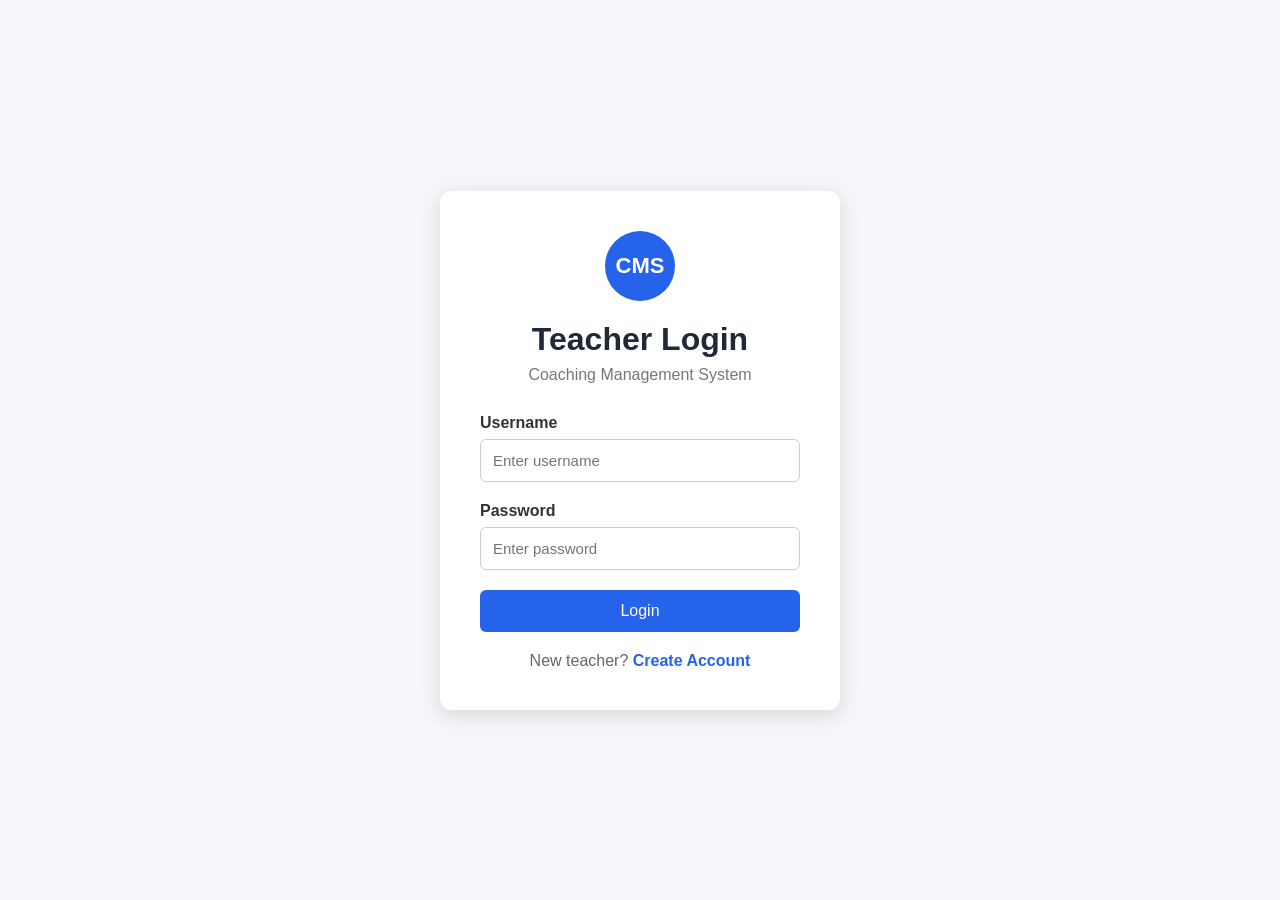
<file: src/main/webapp/index.html>
<!DOCTYPE html>
<html lang="en">

<head>

    <meta charset="UTF-8">

    <meta name="viewport" content="width=device-width, initial-scale=1.0">

    <title>Teacher Login - Coaching Management System</title>

    <style>

        * {
            margin: 0;
            padding: 0;
            box-sizing: border-box;
            font-family: Arial, sans-serif;
        }

        body {
            min-height: 100vh;
            background: #f4f6f9;
            display: flex;
            justify-content: center;
            align-items: center;
        }

        .login-container {
            width: 400px;
            background: white;
            padding: 40px;
            border-radius: 12px;
            box-shadow: 0 5px 20px rgba(0, 0, 0, 0.12);
        }

        .logo {
            width: 70px;
            height: 70px;
            background: #2563eb;
            color: white;
            border-radius: 50%;
            display: flex;
            justify-content: center;
            align-items: center;
            margin: 0 auto 20px;
            font-size: 22px;
            font-weight: bold;
        }

        h1 {
            text-align: center;
            color: #1f2937;
            margin-bottom: 8px;
        }

        .subtitle {
            text-align: center;
            color: #777;
            margin-bottom: 30px;
        }

        label {
            display: block;
            margin-bottom: 7px;
            color: #333;
            font-weight: bold;
        }

        input {
            width: 100%;
            padding: 12px;
            margin-bottom: 20px;
            border: 1px solid #ccc;
            border-radius: 6px;
            font-size: 15px;
        }

        input:focus {
            outline: none;
            border-color: #2563eb;
        }

        .login-btn {
            width: 100%;
            padding: 12px;
            border: none;
            border-radius: 6px;
            background: #2563eb;
            color: white;
            font-size: 16px;
            cursor: pointer;
        }

        .login-btn:hover {
            background: #1d4ed8;
        }

        .register-link {
            text-align: center;
            margin-top: 20px;
            color: #666;
        }

        .register-link a {
            color: #2563eb;
            text-decoration: none;
            font-weight: bold;
        }

    </style>

</head>

<body>

    <div class="login-container">

        <div class="logo">
            CMS
        </div>

        <h1>Teacher Login</h1>

        <p class="subtitle">
            Coaching Management System
        </p>


        <form onsubmit="login(event)">

            <label>Username</label>

            <input
                type="text"
                id="username"
                placeholder="Enter username"
                required
            >


            <label>Password</label>

            <input
                type="password"
                id="password"
                placeholder="Enter password"
                required
            >


            <button
                type="submit"
                class="login-btn">
                Login
            </button>

        </form>


        <div class="register-link">

            New teacher?

            <a href="register.html">
                Create Account
            </a>

        </div>

    </div>


    <script>

        function login(event) {

            event.preventDefault();

            let username =
                document.getElementById("username").value;

            let password =
                document.getElementById("password").value;


            fetch("http://localhost:8081/teachers/login", {

                method: "POST",

                headers: {
                    "Content-Type": "application/json"
                },

                body: JSON.stringify({

                    username: username,

                    password: password

                })

            })

            .then(response => {

                if (!response.ok) {
                    throw new Error("Login failed");
                }

                return response.json();

            })

            .then(data => {

                if (data && data.id) {

                    sessionStorage.setItem(
                        "isLoggedIn",
                        "true"
                    );

                    sessionStorage.setItem(
                        "username",
                        data.username
                    );

                    alert("Login successful!");

                    window.location.href =
                        "dashboard.html";

                } else {

                    alert(
                        "Invalid username or password"
                    );

                }

            })

            .catch(error => {

                console.error(error);

                alert(
                    "Invalid username or password"
                );

            });

        }

    </script>

</body>

</html>
</file>
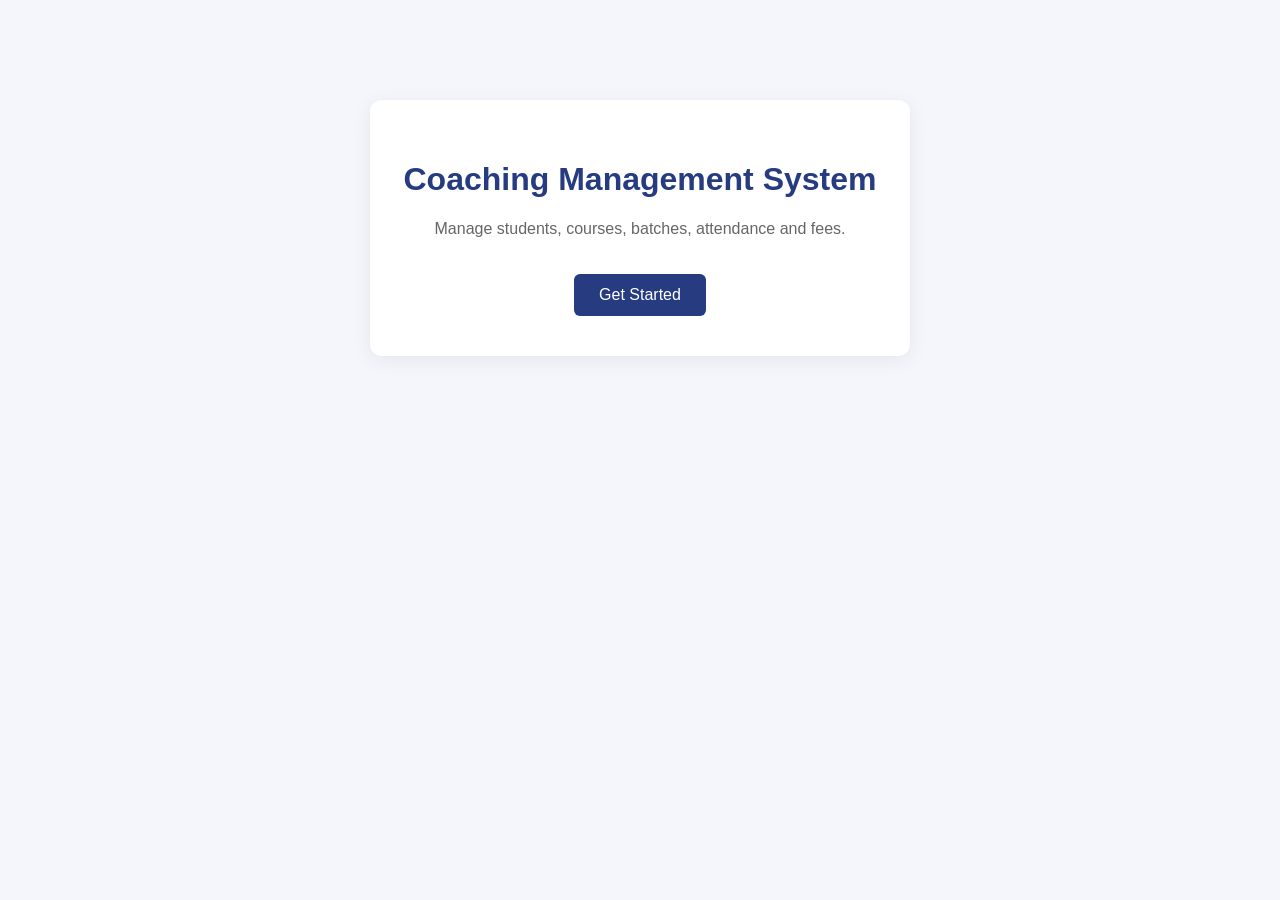
<file: src/main/resources/static/index.html>
<!DOCTYPE html>
<html lang="en">
<head>
    <meta charset="UTF-8">
    <meta name="viewport" content="width=device-width, initial-scale=1.0">
    <title>Coaching Management System</title>
    <style>
        body {
            margin: 0;
            font-family: Arial, sans-serif;
            background: #f4f6fb;
            text-align: center;
        }
        .container {
            margin: 100px auto;
            max-width: 500px;
            padding: 40px 20px;
            background: white;
            border-radius: 12px;
            box-shadow: 0 4px 20px #0001;
        }
        h1 { color: #263b80; }
        p { color: #666; }
        a {
            display: inline-block;
            margin-top: 20px;
            padding: 12px 25px;
            background: #263b80;
            color: white;
            text-decoration: none;
            border-radius: 6px;
        }
    </style>
</head>
<body>
    <div class="container">
        <h1>Coaching Management System</h1>
        <p>Manage students, courses, batches, attendance and fees.</p>
        <a href="/register.html">Get Started</a>
    </div>
</body>
</html>
</file>
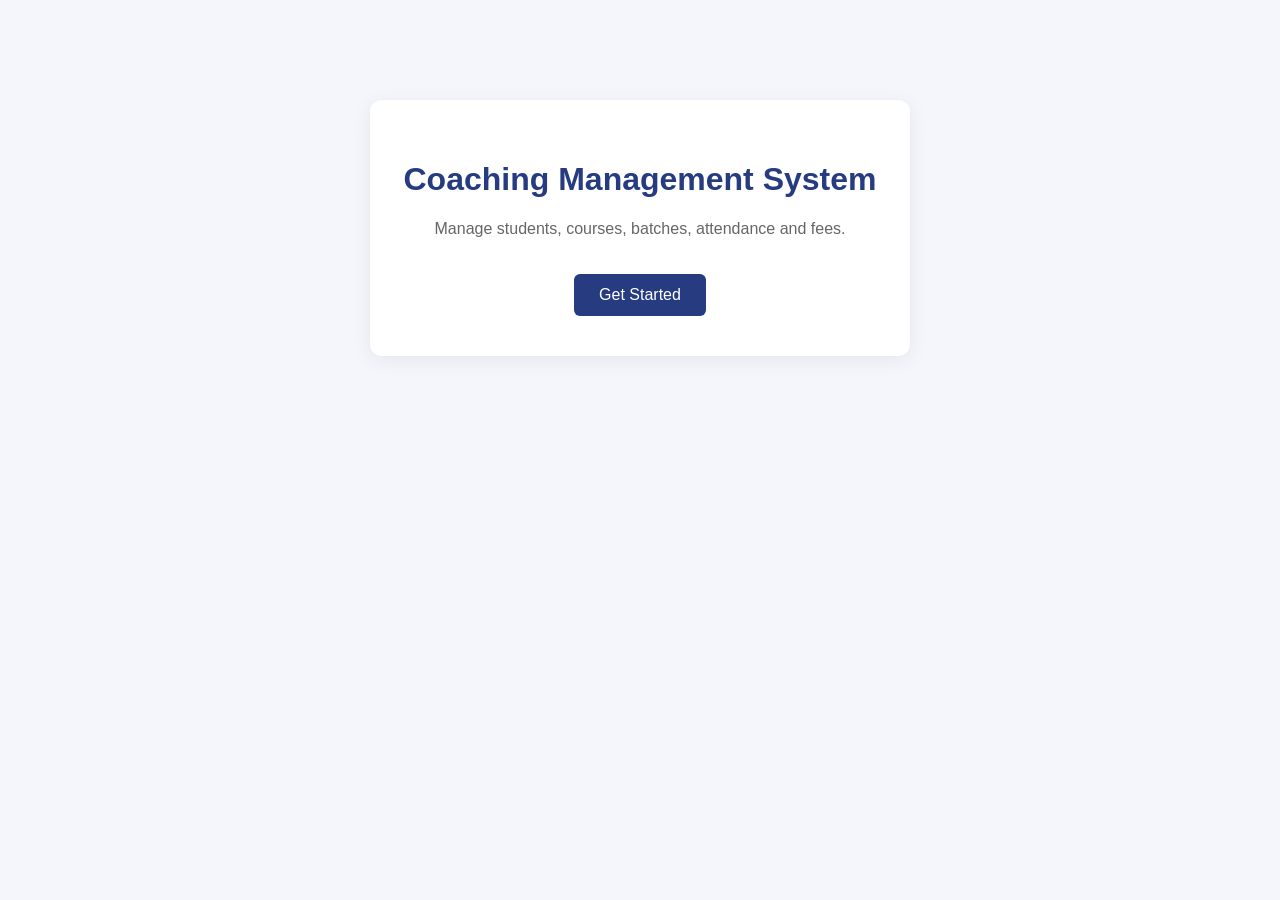
<file: src/main/resources/static/attendance.html>
<!DOCTYPE html>
<html lang="en">

<head>

<meta charset="UTF-8">

<meta name="viewport"
      content="width=device-width, initial-scale=1.0">

<title>Attendance Management</title>

<script>
if (sessionStorage.getItem("isLoggedIn") !== "true") {
    window.location.href = "index.html";
}
</script>

<style>

* {
    margin: 0;
    padding: 0;
    box-sizing: border-box;
    font-family: Arial, sans-serif;
}

body {
    background: #f4f7fb;
    color: #333;
}

header {
    background: linear-gradient(135deg, #2563eb, #1e40af);
    color: white;
    padding: 18px 40px;
    display: flex;
    justify-content: space-between;
    align-items: center;
    box-shadow: 0 3px 10px rgba(0,0,0,0.12);
}

.logo {
    font-size: 22px;
    font-weight: bold;
}

.back-btn {
    background: white;
    color: #2563eb;
    border: none;
    padding: 10px 20px;
    border-radius: 7px;
    cursor: pointer;
    font-size: 14px;
    font-weight: bold;
}

.back-btn:hover {
    background: #eef4ff;
}

.container {
    width: 92%;
    max-width: 1200px;
    margin: 35px auto;
}

.page-title {
    margin-bottom: 25px;
}

.page-title h1 {
    color: #1f2937;
    margin-bottom: 7px;
}

.page-title p {
    color: #6b7280;
}

.stats {
    display: grid;
    grid-template-columns: repeat(3, 1fr);
    gap: 18px;
    margin-bottom: 25px;
}

.stat-card {
    background: white;
    padding: 20px;
    border-radius: 12px;
    box-shadow: 0 4px 15px rgba(0,0,0,0.07);
}

.stat-card h3 {
    color: #6b7280;
    font-size: 14px;
    margin-bottom: 8px;
}

.stat-card span {
    font-size: 28px;
    font-weight: bold;
}

.total {
    border-left: 5px solid #2563eb;
}

.present {
    border-left: 5px solid #198754;
}

.absent {
    border-left: 5px solid #dc3545;
}

.total span {
    color: #2563eb;
}

.present span {
    color: #198754;
}

.absent span {
    color: #dc3545;
}

.form-box {
    background: white;
    padding: 25px;
    border-radius: 12px;
    box-shadow: 0 4px 15px rgba(0,0,0,0.07);
    margin-bottom: 25px;
}

.form-box h2 {
    color: #1f2937;
    margin-bottom: 20px;
}

.form-grid {
    display: grid;
    grid-template-columns: repeat(2, 1fr);
    gap: 16px;
}

.input-group {
    display: flex;
    flex-direction: column;
    gap: 6px;
}

.input-group label {
    font-size: 13px;
    font-weight: bold;
    color: #4b5563;
}

input,
select {
    width: 100%;
    padding: 12px;
    border: 1px solid #d1d5db;
    border-radius: 7px;
    font-size: 14px;
    background: white;
}

input:focus,
select:focus {
    outline: none;
    border-color: #2563eb;
    box-shadow: 0 0 0 2px rgba(37,99,235,0.1);
}

.button-group {
    margin-top: 20px;
    display: flex;
    gap: 10px;
    flex-wrap: wrap;
}

.save-btn {
    background: #198754;
    color: white;
    border: none;
    padding: 11px 25px;
    border-radius: 7px;
    cursor: pointer;
    font-weight: bold;
}

.save-btn:hover {
    background: #157347;
}

.update-btn {
    background: #f59e0b;
    color: white;
    border: none;
    padding: 11px 25px;
    border-radius: 7px;
    cursor: pointer;
    font-weight: bold;
}

.update-btn:hover {
    background: #d97706;
}

.clear-btn {
    background: #6b7280;
    color: white;
    border: none;
    padding: 11px 25px;
    border-radius: 7px;
    cursor: pointer;
    font-weight: bold;
}

.clear-btn:hover {
    background: #4b5563;
}

.table-box {
    background: white;
    padding: 25px;
    border-radius: 12px;
    box-shadow: 0 4px 15px rgba(0,0,0,0.07);
    overflow-x: auto;
}

.table-header {
    display: flex;
    justify-content: space-between;
    align-items: center;
    margin-bottom: 20px;
}

.table-header h2 {
    color: #1f2937;
}

.refresh-btn {
    background: #2563eb;
    color: white;
    border: none;
    padding: 9px 18px;
    border-radius: 7px;
    cursor: pointer;
}

.refresh-btn:hover {
    background: #1d4ed8;
}

table {
    width: 100%;
    border-collapse: collapse;
    min-width: 700px;
}

th {
    background: #1f2937;
    color: white;
    padding: 13px;
    text-align: left;
}

td {
    padding: 13px;
    border-bottom: 1px solid #e5e7eb;
}

tr:hover {
    background: #f8fafc;
}

.status-present {
    background: #dcfce7;
    color: #166534;
    padding: 5px 11px;
    border-radius: 20px;
    font-size: 12px;
    font-weight: bold;
}

.status-absent {
    background: #fee2e2;
    color: #991b1b;
    padding: 5px 11px;
    border-radius: 20px;
    font-size: 12px;
    font-weight: bold;
}

.edit-btn {
    background: #f59e0b;
    color: white;
    border: none;
    padding: 7px 12px;
    border-radius: 5px;
    cursor: pointer;
    margin-right: 5px;
}

.delete-btn {
    background: #dc3545;
    color: white;
    border: none;
    padding: 7px 12px;
    border-radius: 5px;
    cursor: pointer;
}

footer {
    text-align: center;
    color: #6b7280;
    padding: 25px;
    margin-top: 30px;
    font-size: 14px;
}

@media (max-width: 700px) {

    header {
        padding: 15px 20px;
    }

    .logo {
        font-size: 18px;
    }

    .container {
        width: 94%;
    }

    .stats {
        grid-template-columns: 1fr;
    }

    .form-grid {
        grid-template-columns: 1fr;
    }

    .button-group {
        flex-direction: column;
    }

    .button-group button {
        width: 100%;
    }

    .table-header {
        flex-direction: column;
        align-items: flex-start;
        gap: 10px;
    }
}

</style>

</head>

<body>

<header>

<div class="logo">
Coaching Management System
</div>

<button class="back-btn" onclick="goDashboard()">
Dashboard
</button>

</header>

<div class="container">

<div class="page-title">

<h1>Attendance Management</h1>

<p>
Manage student attendance and daily records
</p>

</div>

<div class="stats">

<div class="stat-card total">

<h3>Total Attendance</h3>

<span id="attendanceCount">0</span>

</div>

<div class="stat-card present">

<h3>Present</h3>

<span id="presentCount">0</span>

</div>

<div class="stat-card absent">

<h3>Absent</h3>

<span id="absentCount">0</span>

</div>

</div>

<div class="form-box">

<h2>Add / Update Attendance</h2>

<div class="form-grid">

<div class="input-group">

<label>Attendance ID</label>

<input
type="number"
id="id"
placeholder="Enter Attendance ID">

</div>

<div class="input-group">

<label>Student</label>

<select id="studentId">

<option value="">
Select Student
</option>

</select>

</div>

<div class="input-group">

<label>Attendance Date</label>

<input
type="date"
id="date">

</div>

<div class="input-group">

<label>Attendance Status</label>

<select id="status">

<option value="">
Select Status
</option>

<option value="Present">
Present
</option>

<option value="Absent">
Absent
</option>

</select>

</div>

</div>

<div class="button-group">

<button
class="save-btn"
onclick="saveAttendance()">

Save Attendance

</button>

<button
class="update-btn"
onclick="updateAttendance()">

Update Attendance

</button>

<button
class="clear-btn"
onclick="clearForm()">

Clear

</button>

</div>

</div>

<div class="table-box">

<div class="table-header">

<h2>Attendance List</h2>

<button
class="refresh-btn"
onclick="loadAttendance()">

Refresh

</button>

</div>

<table>

<thead>

<tr>

<th>ID</th>

<th>Student</th>

<th>Date</th>

<th>Status</th>

<th>Actions</th>

</tr>

</thead>

<tbody id="attendanceTable">

</tbody>

</table>

</div>

</div>

<footer>

Coaching Management System
|
Java Spring Boot + MySQL

</footer>

<script>

const apiUrl = "/attendance";

const studentApiUrl = "/students";

let students = [];


function goDashboard() {

    window.location.href = "dashboard.html";

}


function loadStudents() {

    fetch(studentApiUrl)

    .then(response => {

        if (!response.ok) {

            throw new Error(
                "Failed to load students"
            );

        }

        return response.json();

    })

    .then(data => {

        students = data;

        const dropdown =
            document.getElementById("studentId");

        dropdown.innerHTML =
            '<option value="">Select Student</option>';

        data.forEach(student => {

            const option =
                document.createElement("option");

            option.value = String(student.id);

            option.textContent =
                student.id + " - " + student.name;

            dropdown.appendChild(option);

        });

        loadAttendance();

    })

    .catch(error => {

        console.error(error);

        alert("Error loading students");

    });

}


function loadAttendance() {

    fetch(apiUrl)

    .then(response => {

        if (!response.ok) {

            throw new Error(
                "Failed to load attendance"
            );

        }

        return response.json();

    })

    .then(data => {

        const table =
            document.getElementById("attendanceTable");

        table.innerHTML = "";

        let presentCount = 0;

        let absentCount = 0;

        data.forEach(attendance => {

            if (
                attendance.status &&
                attendance.status.toLowerCase() === "present"
            ) {

                presentCount++;

            }

            if (
                attendance.status &&
                attendance.status.toLowerCase() === "absent"
            ) {

                absentCount++;

            }

            const student =
                students.find(
                    s =>
                        Number(s.id) ===
                        Number(attendance.studentId)
                );

            const studentName =
                student
                    ? student.name
                    : "Student ID: " +
                      attendance.studentId;

            let statusClass =
                attendance.status &&
                attendance.status.toLowerCase() === "present"
                    ? "status-present"
                    : "status-absent";

            const row =
                document.createElement("tr");

            row.innerHTML = `

                <td>${attendance.id}</td>

                <td>${studentName}</td>

                <td>${attendance.date}</td>

                <td>

                    <span class="${statusClass}">

                        ${attendance.status}

                    </span>

                </td>

                <td>

                    <button
                    class="edit-btn"
                    onclick="editAttendance(
                        ${Number(attendance.id)}
                    )">

                    Edit

                    </button>

                    <button
                    class="delete-btn"
                    onclick="deleteAttendance(
                        ${Number(attendance.id)}
                    )">

                    Delete

                    </button>

                </td>

            `;

            table.appendChild(row);

        });

        document.getElementById(
            "attendanceCount"
        ).innerText = data.length;

        document.getElementById(
            "presentCount"
        ).innerText = presentCount;

        document.getElementById(
            "absentCount"
        ).innerText = absentCount;

        if (data.length === 0) {

            table.innerHTML = `

                <tr>

                    <td
                    colspan="5"
                    style="
                    text-align:center;
                    color:#777;
                    padding:25px;">

                    No attendance records found

                    </td>

                </tr>

            `;

        }

    })

    .catch(error => {

        console.error(error);

        alert("Error loading attendance");

    });

}


function validateAttendance() {

    const id =
        document.getElementById("id")
        .value.trim();

    const studentId =
        document.getElementById("studentId")
        .value;

    const date =
        document.getElementById("date")
        .value;

    const status =
        document.getElementById("status")
        .value;


    if (!id) {

        alert("Please enter Attendance ID");

        return false;

    }

    if (Number(id) <= 0) {

        alert(
            "Attendance ID must be greater than 0"
        );

        return false;

    }

    if (!studentId) {

        alert("Please select a student");

        return false;

    }

    if (!date) {

        alert(
            "Please select attendance date"
        );

        return false;

    }

    const selectedDate =
        new Date(date + "T00:00:00");

    const today =
        new Date();

    today.setHours(0, 0, 0, 0);

    if (selectedDate > today) {

        alert(
            "Attendance date cannot be a future date"
        );

        return false;

    }

    if (!status) {

        alert(
            "Please select attendance status"
        );

        return false;

    }

    if (
        status !== "Present" &&
        status !== "Absent"
    ) {

        alert(
            "Invalid attendance status"
        );

        return false;

    }

    return true;

}


function saveAttendance() {

    if (!validateAttendance()) {

        return;

    }

    const attendance = {

        id: Number(
            document.getElementById("id").value
        ),

        studentId: Number(
            document.getElementById("studentId").value
        ),

        date:
            document.getElementById("date").value,

        status:
            document.getElementById("status").value

    };


    fetch(apiUrl, {

        method: "POST",

        headers: {
            "Content-Type":
                "application/json"
        },

        body:
            JSON.stringify(attendance)

    })

    .then(response => {

        if (!response.ok) {

            return response.text().then(message => {

                throw new Error(message);

            });

        }

        return response.json();

    })

    .then(data => {

        alert(
            "Attendance added successfully"
        );

        clearForm();

        loadAttendance();

    })

    .catch(error => {

        console.error(
            "Save attendance error:",
            error
        );

        alert(
            "Error adding attendance"
        );

    });

}


function editAttendance(id) {

    fetch(apiUrl + "/" + Number(id))

    .then(response => {

        if (!response.ok) {

            throw new Error(
                "Attendance not found"
            );

        }

        return response.json();

    })

    .then(attendance => {

        document.getElementById("id")
            .value = Number(attendance.id);

        document.getElementById("studentId")
            .value = String(attendance.studentId);

        document.getElementById("date")
            .value = attendance.date;

        document.getElementById("status")
            .value = attendance.status;

        window.scrollTo({

            top: 0,

            behavior: "smooth"

        });

    })

    .catch(error => {

        console.error(error);

        alert(
            "Error loading attendance details"
        );

    });

}


function updateAttendance() {

    if (!validateAttendance()) {

        return;

    }

    const attendance = {

        id: Number(
            document.getElementById("id").value
        ),

        studentId: Number(
            document.getElementById("studentId").value
        ),

        date:
            document.getElementById("date").value,

        status:
            document.getElementById("status").value

    };

    console.log(
        "Updating attendance:",
        attendance
    );


    fetch(apiUrl, {

        method: "PUT",

        headers: {

            "Content-Type":
                "application/json"

        },

        body:
            JSON.stringify(attendance)

    })

    .then(response => {

        if (!response.ok) {

            return response.text().then(message => {

                console.error(
                    "Backend error:",
                    message
                );

                throw new Error(
                    "Failed to update attendance"
                );

            });

        }

        return response.json();

    })

    .then(data => {

        alert(
            "Attendance updated successfully"
        );

        clearForm();

        loadAttendance();

    })

    .catch(error => {

        console.error(
            "Update attendance error:",
            error
        );

        alert(
            "Error updating attendance"
        );

    });

}


function deleteAttendance(id) {

    if (!confirm(
        "Are you sure you want to delete this attendance?"
    )) {

        return;

    }

    fetch(
        apiUrl + "/" + Number(id),
        {
            method: "DELETE"
        }
    )

    .then(response => {

        if (!response.ok) {

            return response.text().then(message => {

                throw new Error(message);

            });

        }

        return response.text();

    })

    .then(data => {

        alert(data);

        clearForm();

        loadAttendance();

    })

    .catch(error => {

        console.error(
            "Delete attendance error:",
            error
        );

        alert(
            "Error deleting attendance"
        );

    });

}


function clearForm() {

    document.getElementById("id")
        .value = "";

    document.getElementById("studentId")
        .value = "";

    document.getElementById("date")
        .value = "";

    document.getElementById("status")
        .value = "";

}


loadStudents();

</script>

</body>

</html>
</file>
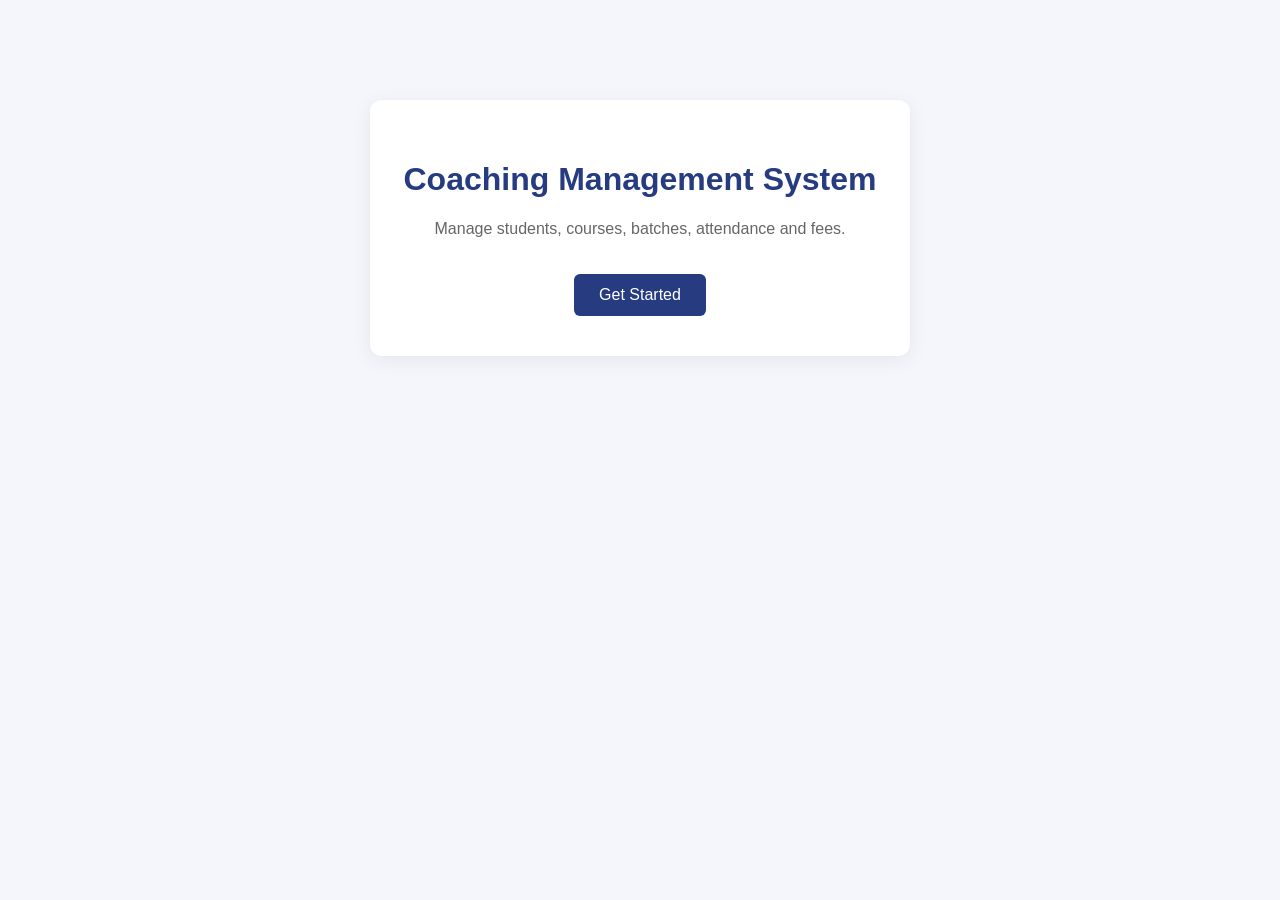
<file: src/main/resources/static/batches.html>
<!DOCTYPE html>

<html lang="en">

<head>

```
<meta charset="UTF-8">
<meta name="viewport" content="width=device-width, initial-scale=1.0">

<title>Batch Management</title>

<style>

    * {
        box-sizing: border-box;
    }

    body {
        margin: 0;
        font-family: Arial, sans-serif;
        background: #f4f7fb;
        color: #1f2937;
    }

    /* HEADER */

    .header {
        background: linear-gradient(135deg, #2563eb, #1d4ed8);
        color: white;
        padding: 25px 40px;

        display: flex;
        justify-content: space-between;
        align-items: center;
    }

    .header h1 {
        margin: 0;
        font-size: 28px;
    }

    .header p {
        margin: 6px 0 0;
        opacity: 0.9;
    }

    .dashboard-btn {
        background: white;
        color: #1d4ed8;
        border: none;
        padding: 10px 18px;
        border-radius: 8px;
        cursor: pointer;
        font-weight: bold;
    }

    .dashboard-btn:hover {
        background: #e5e7eb;
    }

    /* MAIN */

    .container {
        width: 92%;
        max-width: 1200px;
        margin: 30px auto;
    }

    /* STATS */

    .stats {
        display: grid;
        grid-template-columns: 1fr;
        margin-bottom: 25px;
    }

    .card {
        background: white;
        padding: 20px;
        border-radius: 12px;

        box-shadow:
            0 4px 15px rgba(0,0,0,0.08);
    }

    .card h3 {
        margin: 0;
        color: #6b7280;
        font-size: 15px;
    }

    .card h2 {
        margin: 10px 0 0;
        font-size: 28px;
        color: #2563eb;
    }

    /* FORM */

    .form-section {
        background: white;
        padding: 25px;
        border-radius: 12px;

        box-shadow:
            0 4px 15px rgba(0,0,0,0.08);

        margin-bottom: 25px;
    }

    .form-section h2 {
        margin-top: 0;
        margin-bottom: 20px;
    }

    .form-grid {
        display: grid;
        grid-template-columns: repeat(2, 1fr);
        gap: 15px;
    }

    input,
    select {
        width: 100%;
        padding: 12px;

        border: 1px solid #d1d5db;
        border-radius: 8px;

        font-size: 14px;
        background: white;
    }

    input:focus,
    select:focus {
        outline: none;
        border-color: #2563eb;
    }

    .buttons {
        margin-top: 18px;

        display: flex;
        gap: 10px;
    }

    button {
        border: none;
        border-radius: 8px;
        padding: 11px 18px;

        cursor: pointer;
        font-weight: bold;
    }

    .save-btn {
        background: #2563eb;
        color: white;
    }

    .save-btn:hover {
        background: #1d4ed8;
    }

    .update-btn {
        background: #16a34a;
        color: white;
    }

    .update-btn:hover {
        background: #15803d;
    }

    .clear-btn {
        background: #6b7280;
        color: white;
    }

    .clear-btn:hover {
        background: #4b5563;
    }

    /* TABLE */

    .table-section {
        background: white;
        padding: 25px;
        border-radius: 12px;

        box-shadow:
            0 4px 15px rgba(0,0,0,0.08);
    }

    .table-header {
        display: flex;
        justify-content: space-between;
        align-items: center;

        margin-bottom: 15px;
    }

    .table-header h2 {
        margin: 0;
    }

    .refresh-btn {
        background: #2563eb;
        color: white;
    }

    table {
        width: 100%;
        border-collapse: collapse;
    }

    th {
        background: #eff6ff;
        color: #1e40af;

        padding: 13px;
        text-align: center;
    }

    td {
        padding: 12px;
        text-align: center;

        border-bottom:
            1px solid #e5e7eb;
    }

    tr:hover {
        background: #f9fafb;
    }

    /* BADGES */

    .course-badge {
        display: inline-block;

        padding: 5px 12px;

        border-radius: 20px;

        background: #dbeafe;
        color: #1d4ed8;

        font-weight: bold;
    }

    .timing-badge {
        display: inline-block;

        padding: 5px 12px;

        border-radius: 20px;

        background: #f3e8ff;
        color: #7e22ce;

        font-weight: bold;
    }

    /* ACTION BUTTONS */

    .edit {
        background: #f59e0b;
        color: white;

        margin-right: 5px;
    }

    .edit:hover {
        background: #d97706;
    }

    .delete {
        background: #dc2626;
        color: white;
    }

    .delete:hover {
        background: #b91c1c;
    }

    /* RESPONSIVE */

    @media (max-width: 768px) {

        .header {
            padding: 20px;

            flex-direction: column;

            gap: 15px;

            text-align: center;
        }

        .container {
            width: 95%;
        }

        .form-grid {
            grid-template-columns: 1fr;
        }

        .table-section {
            overflow-x: auto;
        }

        table {
            min-width: 700px;
        }

    }

</style>
```

</head>

<body>

```
<!-- HEADER -->

<div class="header">

    <div>

        <h1>Batch Management</h1>

        <p>
            Manage coaching batches, courses and timings
        </p>

    </div>


    <button
        class="dashboard-btn"
        onclick="window.location.href='dashboard.html'">

        Dashboard

    </button>

</div>



<div class="container">


    <!-- STATS -->

    <div class="stats">

        <div class="card">

            <h3>Total Batches</h3>

            <h2 id="batchCount">0</h2>

        </div>

    </div>



    <!-- FORM -->

    <div class="form-section">

        <h2>Add / Update Batch</h2>


        <div class="form-grid">


            <input
                type="number"
                id="id"
                placeholder="Batch ID">


            <input
                type="text"
                id="name"
                placeholder="Batch Name">


            <select id="course">

                <option value="">
                    Select Course
                </option>

            </select>


            <input
                type="text"
                id="timing"
                placeholder="Timing (Example: 10 AM - 12 PM)">

        </div>


        <div class="buttons">


            <button
                class="save-btn"
                onclick="saveBatch()">

                Save

            </button>


            <button
                class="update-btn"
                onclick="updateBatch()">

                Update

            </button>


            <button
                class="clear-btn"
                onclick="clearForm()">

                Clear

            </button>


        </div>

    </div>



    <!-- TABLE -->

    <div class="table-section">


        <div class="table-header">

            <h2>Batch List</h2>


            <button
                class="refresh-btn"
                onclick="loadBatches()">

                Refresh

            </button>

        </div>



        <table>

            <thead>

                <tr>

                    <th>ID</th>

                    <th>Batch Name</th>

                    <th>Course</th>

                    <th>Timing</th>

                    <th>Action</th>

                </tr>

            </thead>


            <tbody id="batchTable">

            </tbody>

        </table>


    </div>


</div>
```

<script>


const apiUrl = "/batches";
const courseApiUrl = "/courses";

let courses = [];


/* LOGIN PROTECTION */

if (sessionStorage.getItem("isLoggedIn") !== "true") {

    window.location.href = "index.html";

}


/* LOAD COURSES */

function loadCourses() {

    fetch(courseApiUrl)

        .then(response => {

            if (!response.ok) {

                throw new Error(
                    "Failed to load courses"
                );

            }

            return response.json();

        })

        .then(data => {


            courses = data;


            const dropdown =
                document.getElementById("course");


            dropdown.innerHTML =
                '<option value="">Select Course</option>';


            data.forEach(course => {


                dropdown.innerHTML += `

                    <option value="${course.name}">

                        ${course.name}

                    </option>

                `;


            });

        })


        .catch(error => {

            console.log(error);

            alert(
                "Error loading courses"
            );

        });

}


/* LOAD BATCHES */

function loadBatches() {

    fetch(apiUrl)

        .then(response => {

            if (!response.ok) {

                throw new Error(
                    "Failed to load batches"
                );

            }

            return response.json();

        })

        .then(data => {


            const table =
                document.getElementById(
                    "batchTable"
                );


            table.innerHTML = "";


            /* BATCH COUNT */

            document.getElementById(
                "batchCount"
            ).innerText = data.length;



            data.forEach(batch => {


                table.innerHTML += `

                    <tr>

                        <td>
                            ${batch.id}
                        </td>


                        <td>

                            <strong>
                                ${batch.name}
                            </strong>

                        </td>


                        <td>

                            <span class="course-badge">

                                ${batch.course}

                            </span>

                        </td>


                        <td>

                            <span class="timing-badge">

                                ${batch.timing}

                            </span>

                        </td>


                        <td>


                            <button

                                class="edit"

                                onclick="editBatch(

                                    ${batch.id},

                                    '${batch.name}',

                                    '${batch.course}',

                                    '${batch.timing}'

                                )">

                                Edit

                            </button>



                            <button

                                class="delete"

                                onclick="deleteBatch(

                                    ${batch.id}

                                )">

                                Delete

                            </button>


                        </td>


                    </tr>

                `;


            });


        })


        .catch(error => {

            console.log(error);

            alert(
                "Error loading batches"
            );

        });

}


/* VALIDATE BATCH */

function validateBatch() {


    const id =
        document.getElementById("id")
            .value.trim();


    const name =
        document.getElementById("name")
            .value.trim();


    const course =
        document.getElementById("course")
            .value;


    const timing =
        document.getElementById("timing")
            .value.trim();



    /* ID */

    if (!id) {

        alert(
            "Please enter Batch ID"
        );

        return false;

    }


    if (Number(id) <= 0) {

        alert(
            "Batch ID must be greater than 0"
        );

        return false;

    }



    /* BATCH NAME */

    if (!name) {

        alert(
            "Please enter Batch Name"
        );

        return false;

    }


    if (name.length < 2) {

        alert(
            "Batch Name must contain at least 2 characters"
        );

        return false;

    }



    /* COURSE */

    if (!course) {

        alert(
            "Please select a course"
        );

        return false;

    }



    /* TIMING */

    if (!timing) {

        alert(
            "Please enter Batch Timing"
        );

        return false;

    }


    if (timing.length < 2) {

        alert(
            "Batch Timing must contain at least 2 characters"
        );

        return false;

    }


    return true;

}


/* SAVE BATCH */

function saveBatch() {


    if (!validateBatch()) {

        return;

    }


    const batch = {


        id: Number(

            document.getElementById("id")
                .value

        ),


        name:

            document.getElementById("name")
                .value.trim(),


        course:

            document.getElementById("course")
                .value,


        timing:

            document.getElementById("timing")
                .value.trim()

    };



    fetch(apiUrl, {


        method: "POST",


        headers: {

            "Content-Type":
                "application/json"

        },


        body:
            JSON.stringify(batch)


    })


    .then(response => {


        if (!response.ok) {

            throw new Error(
                "Failed to add batch"
            );

        }


        return response.json();

    })


    .then(data => {


        alert(
            "Batch added successfully"
        );


        clearForm();


        loadBatches();

    })


    .catch(error => {


        console.log(error);


        alert(
            "Error adding batch"
        );

    });

}


/* EDIT BATCH */

function editBatch(
    id,
    name,
    course,
    timing
) {


    document.getElementById("id")
        .value = id;


    document.getElementById("name")
        .value = name;


    document.getElementById("course")
        .value = course;


    document.getElementById("timing")
        .value = timing;

}


/* UPDATE BATCH */

function updateBatch() {


    if (!validateBatch()) {

        return;

    }


    const batch = {


        id: Number(

            document.getElementById("id")
                .value

        ),


        name:

            document.getElementById("name")
                .value.trim(),


        course:

            document.getElementById("course")
                .value,


        timing:

            document.getElementById("timing")
                .value.trim()

    };



    fetch(apiUrl, {


        method: "PUT",


        headers: {

            "Content-Type":
                "application/json"

        },


        body:
            JSON.stringify(batch)


    })


    .then(response => {


        if (!response.ok) {

            throw new Error(
                "Failed to update batch"
            );

        }


        return response.json();

    })


    .then(data => {


        alert(
            "Batch updated successfully"
        );


        clearForm();


        loadBatches();

    })


    .catch(error => {


        console.log(error);


        alert(
            "Error updating batch"
        );

    });

}


/* DELETE BATCH */

function deleteBatch(id) {


    if (

        !confirm(
            "Are you sure you want to delete this batch?"
        )

    ) {

        return;

    }



    fetch(
        apiUrl + "/" + id,
        {
            method: "DELETE"
        }
    )


    .then(response => {


        if (!response.ok) {

            throw new Error(
                "Failed to delete batch"
            );

        }


        return response.text();

    })


    .then(data => {


        alert(data);


        loadBatches();

    })


    .catch(error => {


        console.log(error);


        alert(
            "Error deleting batch"
        );

    });

}


/* CLEAR FORM */

function clearForm() {


    document.getElementById("id")
        .value = "";


    document.getElementById("name")
        .value = "";


    document.getElementById("course")
        .value = "";


    document.getElementById("timing")
        .value = "";

}


/* LOAD DATA */

loadCourses();

loadBatches();


</script>

</body>

</html>
</file>
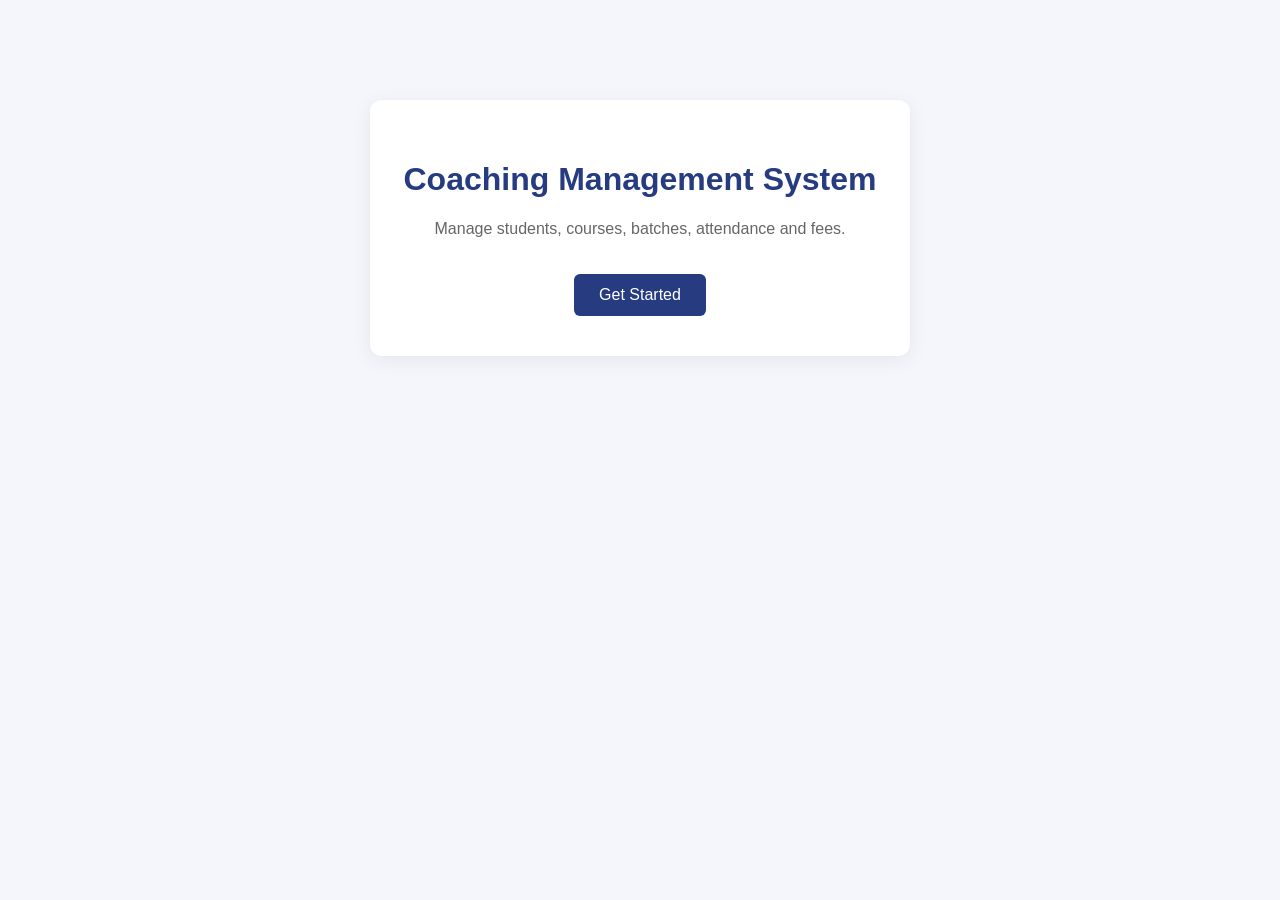
<file: src/main/resources/static/courses.html>
<!DOCTYPE html>

<html lang="en">

<head>

```
<meta charset="UTF-8">
<meta name="viewport" content="width=device-width, initial-scale=1.0">

<title>Course Management</title>

<style>

    * {
        box-sizing: border-box;
    }

    body {
        margin: 0;
        font-family: Arial, sans-serif;
        background: #f4f7fb;
        color: #1f2937;
    }

    /* HEADER */

    .header {
        background: linear-gradient(135deg, #2563eb, #1d4ed8);
        color: white;
        padding: 25px 40px;

        display: flex;
        justify-content: space-between;
        align-items: center;
    }

    .header h1 {
        margin: 0;
        font-size: 28px;
    }

    .header p {
        margin: 6px 0 0;
        opacity: 0.9;
    }

    .dashboard-btn {
        background: white;
        color: #1d4ed8;
        border: none;
        padding: 10px 18px;
        border-radius: 8px;
        cursor: pointer;
        font-weight: bold;
    }

    .dashboard-btn:hover {
        background: #e5e7eb;
    }

    /* MAIN */

    .container {
        width: 92%;
        max-width: 1200px;
        margin: 30px auto;
    }

    /* STATS */

    .stats {
        display: grid;
        grid-template-columns: 1fr;
        margin-bottom: 25px;
    }

    .card {
        background: white;
        padding: 20px;
        border-radius: 12px;

        box-shadow:
            0 4px 15px rgba(0,0,0,0.08);
    }

    .card h3 {
        margin: 0;
        color: #6b7280;
        font-size: 15px;
    }

    .card h2 {
        margin: 10px 0 0;
        font-size: 28px;
        color: #2563eb;
    }

    /* FORM */

    .form-section {
        background: white;
        padding: 25px;
        border-radius: 12px;

        box-shadow:
            0 4px 15px rgba(0,0,0,0.08);

        margin-bottom: 25px;
    }

    .form-section h2 {
        margin-top: 0;
        margin-bottom: 20px;
    }

    .form-grid {
        display: grid;
        grid-template-columns: repeat(2, 1fr);
        gap: 15px;
    }

    input {
        width: 100%;
        padding: 12px;

        border: 1px solid #d1d5db;
        border-radius: 8px;

        font-size: 14px;
    }

    input:focus {
        outline: none;
        border-color: #2563eb;
    }

    .buttons {
        margin-top: 18px;

        display: flex;
        gap: 10px;
    }

    button {
        border: none;
        border-radius: 8px;
        padding: 11px 18px;

        cursor: pointer;
        font-weight: bold;
    }

    .save-btn {
        background: #2563eb;
        color: white;
    }

    .save-btn:hover {
        background: #1d4ed8;
    }

    .update-btn {
        background: #16a34a;
        color: white;
    }

    .update-btn:hover {
        background: #15803d;
    }

    .clear-btn {
        background: #6b7280;
        color: white;
    }

    .clear-btn:hover {
        background: #4b5563;
    }

    /* TABLE */

    .table-section {
        background: white;
        padding: 25px;
        border-radius: 12px;

        box-shadow:
            0 4px 15px rgba(0,0,0,0.08);
    }

    .table-header {
        display: flex;
        justify-content: space-between;
        align-items: center;

        margin-bottom: 15px;
    }

    .table-header h2 {
        margin: 0;
    }

    .refresh-btn {
        background: #2563eb;
        color: white;
    }

    table {
        width: 100%;
        border-collapse: collapse;
    }

    th {
        background: #eff6ff;
        color: #1e40af;

        padding: 13px;
        text-align: center;
    }

    td {
        padding: 12px;
        text-align: center;

        border-bottom:
            1px solid #e5e7eb;
    }

    tr:hover {
        background: #f9fafb;
    }

    /* FEES */

    .fees-badge {
        display: inline-block;

        padding: 5px 12px;

        border-radius: 20px;

        background: #dcfce7;
        color: #166534;

        font-weight: bold;
    }

    /* DURATION */

    .duration-badge {
        display: inline-block;

        padding: 5px 12px;

        border-radius: 20px;

        background: #f3e8ff;
        color: #7e22ce;

        font-weight: bold;
    }

    /* ACTION BUTTONS */

    .edit {
        background: #f59e0b;
        color: white;

        margin-right: 5px;
    }

    .edit:hover {
        background: #d97706;
    }

    .delete {
        background: #dc2626;
        color: white;
    }

    .delete:hover {
        background: #b91c1c;
    }

    /* RESPONSIVE */

    @media (max-width: 768px) {

        .header {
            padding: 20px;

            flex-direction: column;

            gap: 15px;

            text-align: center;
        }

        .container {
            width: 95%;
        }

        .form-grid {
            grid-template-columns: 1fr;
        }

        .table-section {
            overflow-x: auto;
        }

        table {
            min-width: 700px;
        }

    }

</style>
```

</head>

<body>

```
<!-- HEADER -->

<div class="header">

    <div>

        <h1>Course Management</h1>

        <p>
            Manage coaching courses, fees and duration
        </p>

    </div>


    <button
        class="dashboard-btn"
        onclick="window.location.href='dashboard.html'">

        Dashboard

    </button>

</div>



<div class="container">


    <!-- STATS -->

    <div class="stats">

        <div class="card">

            <h3>Total Courses</h3>

            <h2 id="courseCount">0</h2>

        </div>

    </div>



    <!-- FORM -->

    <div class="form-section">

        <h2>Add / Update Course</h2>


        <div class="form-grid">


            <input
                type="number"
                id="id"
                placeholder="Course ID">


            <input
                type="text"
                id="name"
                placeholder="Course Name">


            <input
                type="number"
                id="fees"
                placeholder="Course Fees">


            <input
                type="text"
                id="duration"
                placeholder="Duration (Example: 6 Months)">

        </div>


        <div class="buttons">


            <button
                class="save-btn"
                onclick="saveCourse()">

                Save

            </button>


            <button
                class="update-btn"
                onclick="updateCourse()">

                Update

            </button>


            <button
                class="clear-btn"
                onclick="clearForm()">

                Clear

            </button>


        </div>

    </div>



    <!-- TABLE -->

    <div class="table-section">


        <div class="table-header">

            <h2>Course List</h2>


            <button
                class="refresh-btn"
                onclick="loadCourses()">

                Refresh

            </button>

        </div>



        <table>

            <thead>

                <tr>

                    <th>ID</th>

                    <th>Course Name</th>

                    <th>Fees</th>

                    <th>Duration</th>

                    <th>Action</th>

                </tr>

            </thead>


            <tbody id="courseTable">

            </tbody>

        </table>


    </div>


</div>
```

<script>


const apiUrl = "/courses";


/* LOGIN PROTECTION */

if (sessionStorage.getItem("isLoggedIn") !== "true") {

    window.location.href = "index.html";

}


/* LOAD COURSES */

function loadCourses() {

    fetch(apiUrl)

        .then(response => {

            if (!response.ok) {

                throw new Error(
                    "Failed to load courses"
                );

            }

            return response.json();

        })

        .then(data => {


            const table =
                document.getElementById(
                    "courseTable"
                );


            table.innerHTML = "";


            /* COURSE COUNT */

            document.getElementById(
                "courseCount"
            ).innerText = data.length;



            data.forEach(course => {


                table.innerHTML += `

                    <tr>

                        <td>
                            ${course.id}
                        </td>


                        <td>
                            <strong>
                                ${course.name}
                            </strong>
                        </td>


                        <td>

                            <span class="fees-badge">

                                Rs. ${course.fees}

                            </span>

                        </td>


                        <td>

                            <span class="duration-badge">

                                ${course.duration}

                            </span>

                        </td>


                        <td>


                            <button

                                class="edit"

                                onclick="editCourse(

                                    ${course.id},

                                    '${course.name}',

                                    ${course.fees},

                                    '${course.duration}'

                                )">

                                Edit

                            </button>



                            <button

                                class="delete"

                                onclick="deleteCourse(

                                    ${course.id}

                                )">

                                Delete

                            </button>


                        </td>


                    </tr>

                `;


            });


        })


        .catch(error => {

            console.log(error);

            alert(
                "Error loading courses"
            );

        });

}


/* VALIDATE COURSE */

function validateCourse() {


    const id =
        document.getElementById("id")
            .value.trim();


    const name =
        document.getElementById("name")
            .value.trim();


    const feesValue =
        document.getElementById("fees")
            .value;


    const duration =
        document.getElementById("duration")
            .value.trim();



    /* ID */

    if (!id) {

        alert(
            "Please enter Course ID"
        );

        return false;

    }


    if (Number(id) <= 0) {

        alert(
            "Course ID must be greater than 0"
        );

        return false;

    }



    /* NAME */

    if (!name) {

        alert(
            "Please enter Course Name"
        );

        return false;

    }


    if (name.length < 2) {

        alert(
            "Course Name must contain at least 2 characters"
        );

        return false;

    }



    /* FEES */

    if (feesValue === "") {

        alert(
            "Please enter Course Fees"
        );

        return false;

    }


    const fees =
        Number(feesValue);


    if (isNaN(fees)) {

        alert(
            "Course Fees must be a number"
        );

        return false;

    }


    if (fees <= 0) {

        alert(
            "Course Fees must be greater than 0"
        );

        return false;

    }



    /* DURATION */

    if (!duration) {

        alert(
            "Please enter Course Duration"
        );

        return false;

    }


    if (duration.length < 2) {

        alert(
            "Duration must contain at least 2 characters"
        );

        return false;

    }


    return true;

}


/* SAVE COURSE */

function saveCourse() {


    if (!validateCourse()) {

        return;

    }


    const course = {


        id: Number(

            document.getElementById("id")
                .value

        ),


        name:

            document.getElementById("name")
                .value.trim(),


        fees: Number(

            document.getElementById("fees")
                .value

        ),


        duration:

            document.getElementById("duration")
                .value.trim()

    };



    fetch(apiUrl, {


        method: "POST",


        headers: {

            "Content-Type":
                "application/json"

        },


        body:
            JSON.stringify(course)


    })


    .then(response => {


        if (!response.ok) {

            throw new Error(
                "Failed to add course"
            );

        }


        return response.json();

    })


    .then(data => {


        alert(
            "Course added successfully"
        );


        clearForm();


        loadCourses();

    })


    .catch(error => {


        console.log(error);


        alert(
            "Error adding course"
        );

    });

}


/* EDIT COURSE */

function editCourse(
    id,
    name,
    fees,
    duration
) {


    document.getElementById("id")
        .value = id;


    document.getElementById("name")
        .value = name;


    document.getElementById("fees")
        .value = fees;


    document.getElementById("duration")
        .value = duration;

}


/* UPDATE COURSE */

function updateCourse() {


    if (!validateCourse()) {

        return;

    }


    const course = {


        id: Number(

            document.getElementById("id")
                .value

        ),


        name:

            document.getElementById("name")
                .value.trim(),


        fees: Number(

            document.getElementById("fees")
                .value

        ),


        duration:

            document.getElementById("duration")
                .value.trim()

    };



    fetch(apiUrl, {


        method: "PUT",


        headers: {

            "Content-Type":
                "application/json"

        },


        body:
            JSON.stringify(course)


    })


    .then(response => {


        if (!response.ok) {

            throw new Error(
                "Failed to update course"
            );

        }


        return response.json();

    })


    .then(data => {


        alert(
            "Course updated successfully"
        );


        clearForm();


        loadCourses();

    })


    .catch(error => {


        console.log(error);


        alert(
            "Error updating course"
        );

    });

}


/* DELETE COURSE */

function deleteCourse(id) {


    if (

        !confirm(
            "Are you sure you want to delete this course?"
        )

    ) {

        return;

    }



    fetch(
        apiUrl + "/" + id,
        {
            method: "DELETE"
        }
    )


    .then(response => {


        if (!response.ok) {

            throw new Error(
                "Failed to delete course"
            );

        }


        return response.text();

    })


    .then(data => {


        alert(data);


        loadCourses();

    })


    .catch(error => {


        console.log(error);


        alert(
            "Error deleting course"
        );

    });

}


/* CLEAR FORM */

function clearForm() {


    document.getElementById("id")
        .value = "";


    document.getElementById("name")
        .value = "";


    document.getElementById("fees")
        .value = "";


    document.getElementById("duration")
        .value = "";

}


/* LOAD DATA */

loadCourses();


</script>

</body>

</html>
</file>
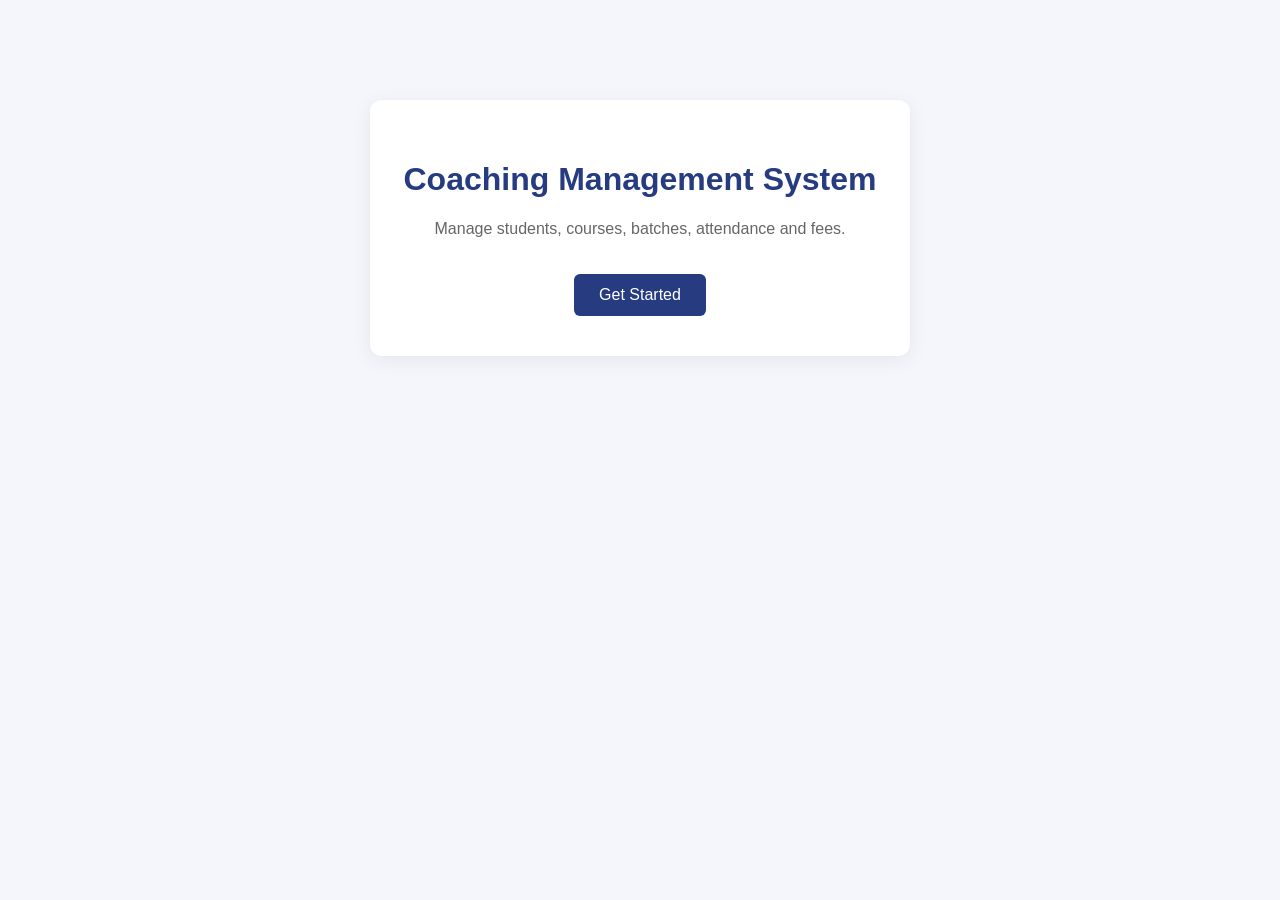
<file: src/main/resources/static/fees.html>
<!DOCTYPE html>

<html lang="en">

<head>

```
<meta charset="UTF-8">

<meta name="viewport"
      content="width=device-width, initial-scale=1.0">

<title>Fees Management</title>

<!-- LOGIN PROTECTION -->
<script>

    if (sessionStorage.getItem("isLoggedIn") !== "true") {

        window.location.href = "index.html";

    }

</script>


<style>

    * {
        margin: 0;
        padding: 0;
        box-sizing: border-box;
        font-family: Arial, sans-serif;
    }


    body {
        background: #f4f7fb;
        color: #333;
    }


    /* HEADER */

    header {
        background: linear-gradient(
            135deg,
            #2563eb,
            #1e40af
        );

        color: white;

        padding: 18px 40px;

        display: flex;

        justify-content: space-between;

        align-items: center;

        box-shadow: 0 3px 10px rgba(0,0,0,0.12);
    }


    .logo {
        font-size: 22px;
        font-weight: bold;
    }


    .back-btn {
        background: white;
        color: #2563eb;

        border: none;

        padding: 10px 20px;

        border-radius: 7px;

        cursor: pointer;

        font-size: 14px;

        font-weight: bold;
    }


    .back-btn:hover {
        background: #eef4ff;
    }


    /* CONTAINER */

    .container {
        width: 92%;
        max-width: 1200px;

        margin: 35px auto;
    }


    /* TITLE */

    .page-title {
        margin-bottom: 25px;
    }


    .page-title h1 {
        color: #1f2937;
        margin-bottom: 7px;
    }


    .page-title p {
        color: #6b7280;
    }


    /* STAT CARD */

    .stat-card {
        background: white;

        padding: 20px;

        border-radius: 12px;

        box-shadow:
            0 4px 15px rgba(0,0,0,0.07);

        width: 230px;

        margin-bottom: 25px;

        border-left: 5px solid #2563eb;
    }


    .stat-card h3 {
        color: #6b7280;

        font-size: 14px;

        margin-bottom: 8px;
    }


    .stat-card span {
        font-size: 30px;

        font-weight: bold;

        color: #2563eb;
    }


    /* FORM */

    .form-box {
        background: white;

        padding: 25px;

        border-radius: 12px;

        box-shadow:
            0 4px 15px rgba(0,0,0,0.07);

        margin-bottom: 25px;
    }


    .form-box h2 {
        color: #1f2937;

        margin-bottom: 20px;
    }


    .form-grid {
        display: grid;

        grid-template-columns:
            repeat(2, 1fr);

        gap: 16px;
    }


    .input-group {
        display: flex;

        flex-direction: column;

        gap: 6px;
    }


    .input-group label {
        font-size: 13px;

        font-weight: bold;

        color: #4b5563;
    }


    input,
    select {

        width: 100%;

        padding: 12px;

        border: 1px solid #d1d5db;

        border-radius: 7px;

        font-size: 14px;

        background: white;
    }


    input:focus,
    select:focus {

        outline: none;

        border-color: #2563eb;

        box-shadow:
            0 0 0 2px rgba(37,99,235,0.1);
    }


    /* BUTTONS */

    .button-group {

        margin-top: 20px;

        display: flex;

        gap: 10px;

        flex-wrap: wrap;
    }


    .add-btn {

        background: #198754;

        color: white;

        border: none;

        padding: 11px 25px;

        border-radius: 7px;

        cursor: pointer;

        font-weight: bold;
    }


    .add-btn:hover {
        background: #157347;
    }


    .update-btn {

        background: #f59e0b;

        color: white;

        border: none;

        padding: 11px 25px;

        border-radius: 7px;

        cursor: pointer;

        font-weight: bold;
    }


    .update-btn:hover {
        background: #d97706;
    }


    .clear-btn {

        background: #6b7280;

        color: white;

        border: none;

        padding: 11px 25px;

        border-radius: 7px;

        cursor: pointer;

        font-weight: bold;
    }


    .clear-btn:hover {
        background: #4b5563;
    }


    /* TABLE */

    .table-box {

        background: white;

        padding: 25px;

        border-radius: 12px;

        box-shadow:
            0 4px 15px rgba(0,0,0,0.07);

        overflow-x: auto;
    }


    .table-header {

        display: flex;

        justify-content: space-between;

        align-items: center;

        margin-bottom: 20px;
    }


    .table-header h2 {
        color: #1f2937;
    }


    .refresh-btn {

        background: #2563eb;

        color: white;

        border: none;

        padding: 9px 18px;

        border-radius: 7px;

        cursor: pointer;
    }


    .refresh-btn:hover {
        background: #1d4ed8;
    }


    table {

        width: 100%;

        border-collapse: collapse;

        min-width: 700px;
    }


    th {

        background: #1f2937;

        color: white;

        padding: 13px;

        text-align: left;
    }


    td {

        padding: 13px;

        border-bottom: 1px solid #e5e7eb;
    }


    tr:hover {
        background: #f8fafc;
    }


    /* STATUS */

    .status-paid {

        background: #dcfce7;

        color: #166534;

        padding: 5px 10px;

        border-radius: 20px;

        font-size: 12px;

        font-weight: bold;
    }


    .status-pending {

        background: #fef3c7;

        color: #92400e;

        padding: 5px 10px;

        border-radius: 20px;

        font-size: 12px;

        font-weight: bold;
    }


    /* ACTION BUTTONS */

    .edit-btn {

        background: #f59e0b;

        color: white;

        border: none;

        padding: 7px 12px;

        border-radius: 5px;

        cursor: pointer;

        margin-right: 5px;
    }


    .delete-btn {

        background: #dc3545;

        color: white;

        border: none;

        padding: 7px 12px;

        border-radius: 5px;

        cursor: pointer;
    }


    /* FOOTER */

    footer {

        text-align: center;

        color: #6b7280;

        padding: 25px;

        margin-top: 30px;

        font-size: 14px;
    }


    /* MOBILE */

    @media (max-width: 700px) {

        header {
            padding: 15px 20px;
        }


        .logo {
            font-size: 18px;
        }


        .container {
            width: 94%;
        }


        .form-grid {
            grid-template-columns: 1fr;
        }


        .button-group {
            flex-direction: column;
        }


        .button-group button {
            width: 100%;
        }


        .table-header {
            flex-direction: column;

            align-items: flex-start;

            gap: 10px;
        }

    }

</style>
```

</head>

<body>

```
<!-- HEADER -->

<header>

    <div class="logo">
        Coaching Management System
    </div>


    <button
        class="back-btn"
        onclick="goDashboard()">

        Dashboard

    </button>

</header>



<div class="container">


    <!-- PAGE TITLE -->

    <div class="page-title">

        <h1>
            Fees Management
        </h1>

        <p>
            Manage student fees and payment status
        </p>

    </div>



    <!-- TOTAL FEES -->

    <div class="stat-card">

        <h3>
            Total Fee Records
        </h3>

        <span id="feesCount">
            0
        </span>

    </div>



    <!-- FORM -->

    <div class="form-box">

        <h2>
            Add / Update Fees
        </h2>


        <div class="form-grid">


            <div class="input-group">

                <label>
                    Fees ID
                </label>

                <input
                    type="number"
                    id="id"
                    placeholder="Enter Fees ID">

            </div>



            <div class="input-group">

                <label>
                    Student
                </label>

                <select id="studentId">

                    <option value="">
                        Select Student
                    </option>

                </select>

            </div>



            <div class="input-group">

                <label>
                    Amount
                </label>

                <input
                    type="number"
                    id="amount"
                    placeholder="Enter Amount"
                    min="1">

            </div>



            <div class="input-group">

                <label>
                    Payment Status
                </label>

                <select id="status">

                    <option value="">
                        Select Status
                    </option>

                    <option value="paid">
                        Paid
                    </option>

                    <option value="pending">
                        Pending
                    </option>

                </select>

            </div>

        </div>



        <div class="button-group">

            <button
                class="add-btn"
                onclick="addFees()">

                Add Fees

            </button>


            <button
                class="update-btn"
                onclick="updateFees()">

                Update Fees

            </button>


            <button
                class="clear-btn"
                onclick="clearForm()">

                Clear

            </button>

        </div>

    </div>



    <!-- TABLE -->

    <div class="table-box">


        <div class="table-header">

            <h2>
                All Fee Records
            </h2>


            <button
                class="refresh-btn"
                onclick="loadFees()">

                Refresh

            </button>

        </div>



        <table>

            <thead>

                <tr>

                    <th>
                        ID
                    </th>

                    <th>
                        Student
                    </th>

                    <th>
                        Amount
                    </th>

                    <th>
                        Status
                    </th>

                    <th>
                        Actions
                    </th>

                </tr>

            </thead>


            <tbody id="feesTable">

            </tbody>

        </table>

    </div>

</div>



<footer>

    Coaching Management System
    |
    Java Spring Boot + MySQL

</footer>



<script>


    const FEES_API = "/fees";

    const STUDENT_API = "/students";


    let students = [];



    // DASHBOARD

    function goDashboard() {

        window.location.href =
            "dashboard.html";

    }



    // LOAD STUDENTS

    function loadStudents() {

        fetch(STUDENT_API)

            .then(response => response.json())

            .then(data => {

                students = data;


                const dropdown =
                    document.getElementById(
                        "studentId"
                    );


                dropdown.innerHTML =
                    '<option value="">Select Student</option>';


                data.forEach(student => {

                    dropdown.innerHTML += `

                        <option value="${student.id}">

                            ${student.id} - ${student.name}

                        </option>

                    `;

                });

            })

            .catch(error => {

                console.error(error);

                alert(
                    "Unable to load students"
                );

            });

    }



    // LOAD FEES

    function loadFees() {

        fetch(FEES_API)

            .then(response => response.json())

            .then(data => {

                const table =
                    document.getElementById(
                        "feesTable"
                    );


                table.innerHTML = "";


                document.getElementById(
                    "feesCount"
                ).innerText = data.length;



                if (data.length === 0) {

                    table.innerHTML = `

                        <tr>

                            <td
                                colspan="5"
                                style="text-align:center;
                                color:#777;
                                padding:25px;">

                                No fee records found

                            </td>

                        </tr>

                    `;

                    return;

                }



                data.forEach(fees => {


                    const student =
                        students.find(
                            s =>
                                s.id ===
                                fees.studentId
                        );


                    const studentName =
                        student
                            ? student.name
                            : "Student ID: "
                              + fees.studentId;


                    const statusClass =
                        fees.status === "paid"
                            ? "status-paid"
                            : "status-pending";



                    table.innerHTML += `

                        <tr>

                            <td>
                                ${fees.id}
                            </td>


                            <td>
                                ${studentName}
                            </td>


                            <td>
                                ₹ ${Number(
                                    fees.amount
                                ).toFixed(2)}
                            </td>


                            <td>

                                <span
                                    class="${statusClass}">

                                    ${fees.status}

                                </span>

                            </td>


                            <td>

                                <button

                                    class="edit-btn"

                                    onclick="editFees(
                                        ${fees.id},
                                        ${fees.studentId},
                                        ${fees.amount},
                                        '${fees.status}'
                                    )">

                                    Edit

                                </button>


                                <button

                                    class="delete-btn"

                                    onclick="deleteFees(
                                        ${fees.id}
                                    )">

                                    Delete

                                </button>

                            </td>

                        </tr>

                    `;

                });

            })

            .catch(error => {

                console.error(error);

                alert(
                    "Unable to load fees"
                );

            });

    }



    // VALIDATE FEES

    function validateFees() {


        const id =
            document.getElementById("id")
                .value.trim();


        const studentId =
            document.getElementById("studentId")
                .value;


        const amount =
            document.getElementById("amount")
                .value.trim();


        const status =
            document.getElementById("status")
                .value;



        if (!id) {

            alert(
                "Please enter Fees ID"
            );

            return false;

        }


        if (Number(id) <= 0) {

            alert(
                "Fees ID must be greater than 0"
            );

            return false;

        }



        if (!studentId) {

            alert(
                "Please select a student"
            );

            return false;

        }



        if (!amount) {

            alert(
                "Please enter fees amount"
            );

            return false;

        }


        if (Number(amount) <= 0) {

            alert(
                "Fees amount must be greater than 0"
            );

            return false;

        }


        if (Number(amount) > 10000000) {

            alert(
                "Fees amount is too large"
            );

            return false;

        }



        if (!status) {

            alert(
                "Please select fees status"
            );

            return false;

        }


        if (
            status !== "paid" &&
            status !== "pending"
        ) {

            alert(
                "Invalid fees status"
            );

            return false;

        }


        return true;

    }



    // ADD FEES

    function addFees() {


        if (!validateFees()) {
            return;
        }


        const fees = {

            id: Number(
                document.getElementById("id")
                    .value
            ),

            studentId: Number(
                document.getElementById("studentId")
                    .value
            ),

            amount: Number(
                document.getElementById("amount")
                    .value
            ),

            status:
                document.getElementById("status")
                    .value

        };



        fetch(FEES_API, {

            method: "POST",

            headers: {
                "Content-Type":
                    "application/json"
            },

            body:
                JSON.stringify(fees)

        })

        .then(response => {

            if (!response.ok) {

                throw new Error(
                    "Failed to add fees"
                );

            }

            return response.json();

        })

        .then(data => {

            alert(
                "Fees added successfully"
            );

            clearForm();

            loadFees();

        })

        .catch(error => {

            console.error(error);

            alert(
                "Failed to add fees"
            );

        });

    }



    // EDIT FEES

    function editFees(
        id,
        studentId,
        amount,
        status
    ) {


        document.getElementById("id")
            .value = id;


        document.getElementById("studentId")
            .value = studentId;


        document.getElementById("amount")
            .value = amount;


        document.getElementById("status")
            .value = status;


        window.scrollTo({

            top: 0,

            behavior: "smooth"

        });

    }



    // UPDATE FEES

    function updateFees() {


        if (!validateFees()) {
            return;
        }


        const fees = {

            id: Number(
                document.getElementById("id")
                    .value
            ),

            studentId: Number(
                document.getElementById("studentId")
                    .value
            ),

            amount: Number(
                document.getElementById("amount")
                    .value
            ),

            status:
                document.getElementById("status")
                    .value

        };



        fetch(FEES_API, {

            method: "PUT",

            headers: {

                "Content-Type":
                    "application/json"

            },

            body:
                JSON.stringify(fees)

        })

        .then(response => {

            if (!response.ok) {

                throw new Error(
                    "Failed to update fees"
                );

            }

            return response.json();

        })

        .then(data => {

            alert(
                "Fees updated successfully"
            );

            clearForm();

            loadFees();

        })

        .catch(error => {

            console.error(error);

            alert(
                "Failed to update fees"
            );

        });

    }



    // DELETE FEES

    function deleteFees(id) {


        if (!confirm(
            "Are you sure you want to delete these fees?"
        )) {

            return;

        }



        fetch(
            FEES_API + "/" + id,
            {
                method: "DELETE"
            }
        )

        .then(response => {

            if (!response.ok) {

                throw new Error(
                    "Failed to delete fees"
                );

            }

            return response.text();

        })

        .then(data => {

            alert(data);

            loadFees();

        })

        .catch(error => {

            console.error(error);

            alert(
                "Failed to delete fees"
            );

        });

    }



    // CLEAR FORM

    function clearForm() {

        document.getElementById("id")
            .value = "";

        document.getElementById("studentId")
            .value = "";

        document.getElementById("amount")
            .value = "";

        document.getElementById("status")
            .value = "";

    }



    // FIRST LOAD STUDENTS THEN FEES

    loadStudents();

    setTimeout(() => {

        loadFees();

    }, 500);


</script>
```

</body>

</html>
</file>
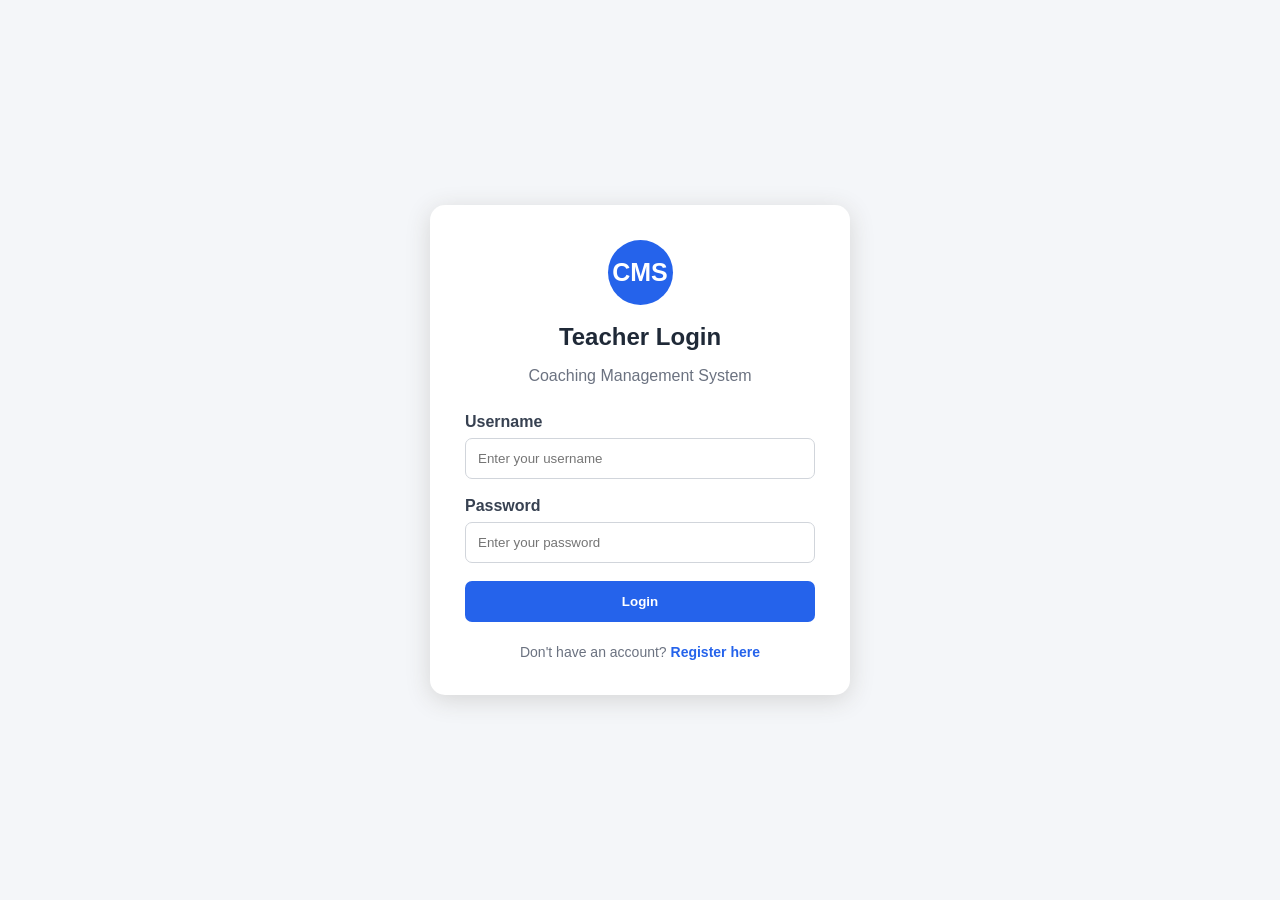
<file: src/main/resources/static/login.html>
<!DOCTYPE html>
<html lang="en">
<head>
    <meta charset="UTF-8">
    <meta name="viewport" content="width=device-width, initial-scale=1.0">
    <title>Teacher Login - Coaching Management System</title>

    <style>
        * {
            box-sizing: border-box;
        }

        body {
            margin: 0;
            font-family: Arial, sans-serif;
            background: #f4f6f9;
            display: flex;
            justify-content: center;
            align-items: center;
            min-height: 100vh;
            padding: 20px;
        }

        .login-container {
            width: 420px;
            max-width: 100%;
            background: white;
            padding: 35px;
            border-radius: 15px;
            box-shadow: 0 5px 25px #d5d5d5;
        }

        .logo {
            width: 65px;
            height: 65px;
            background: #2563eb;
            color: white;
            border-radius: 50%;
            display: flex;
            justify-content: center;
            align-items: center;
            margin: 0 auto 18px;
            font-size: 25px;
            font-weight: bold;
        }

        h1 {
            text-align: center;
            color: #1f2937;
            font-size: 24px;
        }

        .subtitle {
            text-align: center;
            color: #6b7280;
            margin-bottom: 28px;
        }

        label {
            display: block;
            margin-bottom: 7px;
            font-weight: bold;
            color: #374151;
        }

        input {
            width: 100%;
            padding: 12px;
            margin-bottom: 18px;
            border: 1px solid #d1d5db;
            border-radius: 7px;
        }

        button {
            width: 100%;
            padding: 13px;
            background: #2563eb;
            color: white;
            border: none;
            border-radius: 7px;
            font-weight: bold;
            cursor: pointer;
        }

        button:disabled {
            opacity: 0.6;
            cursor: not-allowed;
        }

        .register {
            text-align: center;
            margin-top: 22px;
            color: #6b7280;
            font-size: 14px;
        }

        a {
            color: #2563eb;
            text-decoration: none;
            font-weight: bold;
        }
    </style>
</head>

<body>

<div class="login-container">

    <div class="logo">CMS</div>

    <h1>Teacher Login</h1>

    <div class="subtitle">Coaching Management System</div>

    <form id="loginForm">

        <label for="username">Username</label>
        <input
            type="text"
            id="username"
            placeholder="Enter your username"
            required
        >

        <label for="password">Password</label>
        <input
            type="password"
            id="password"
            placeholder="Enter your password"
            required
        >

        <button type="submit" id="loginBtn">Login</button>

    </form>

    <div class="register">
        Don't have an account?
        <a href="register.html">Register here</a>
    </div>

</div>

<script>
    const loginForm = document.getElementById("loginForm");
    const loginBtn = document.getElementById("loginBtn");

    loginForm.addEventListener("submit", async function(event) {
        event.preventDefault();

        const teacher = {
            username: document.getElementById("username").value.trim(),
            password: document.getElementById("password").value
        };

        loginBtn.disabled = true;
        loginBtn.textContent = "Logging in...";

        try {
            const response = await fetch("/teachers/login", {
                method: "POST",
                headers: {
                    "Content-Type": "application/json"
                },
                credentials: "same-origin",
                body: JSON.stringify(teacher)
            });

            if (!response.ok) {
                throw new Error("Invalid username or password.");
            }

            const loggedInTeacher = await response.json();

            sessionStorage.setItem(
                "loggedInTeacher",
                JSON.stringify(loggedInTeacher)
            );

            window.location.href = "teacher-dashboard.html";

        } catch (error) {
            alert(error.message || "Login failed. Please try again.");
        } finally {
            loginBtn.disabled = false;
            loginBtn.textContent = "Login";
        }
    });
</script>

</body>
</html>
</file>
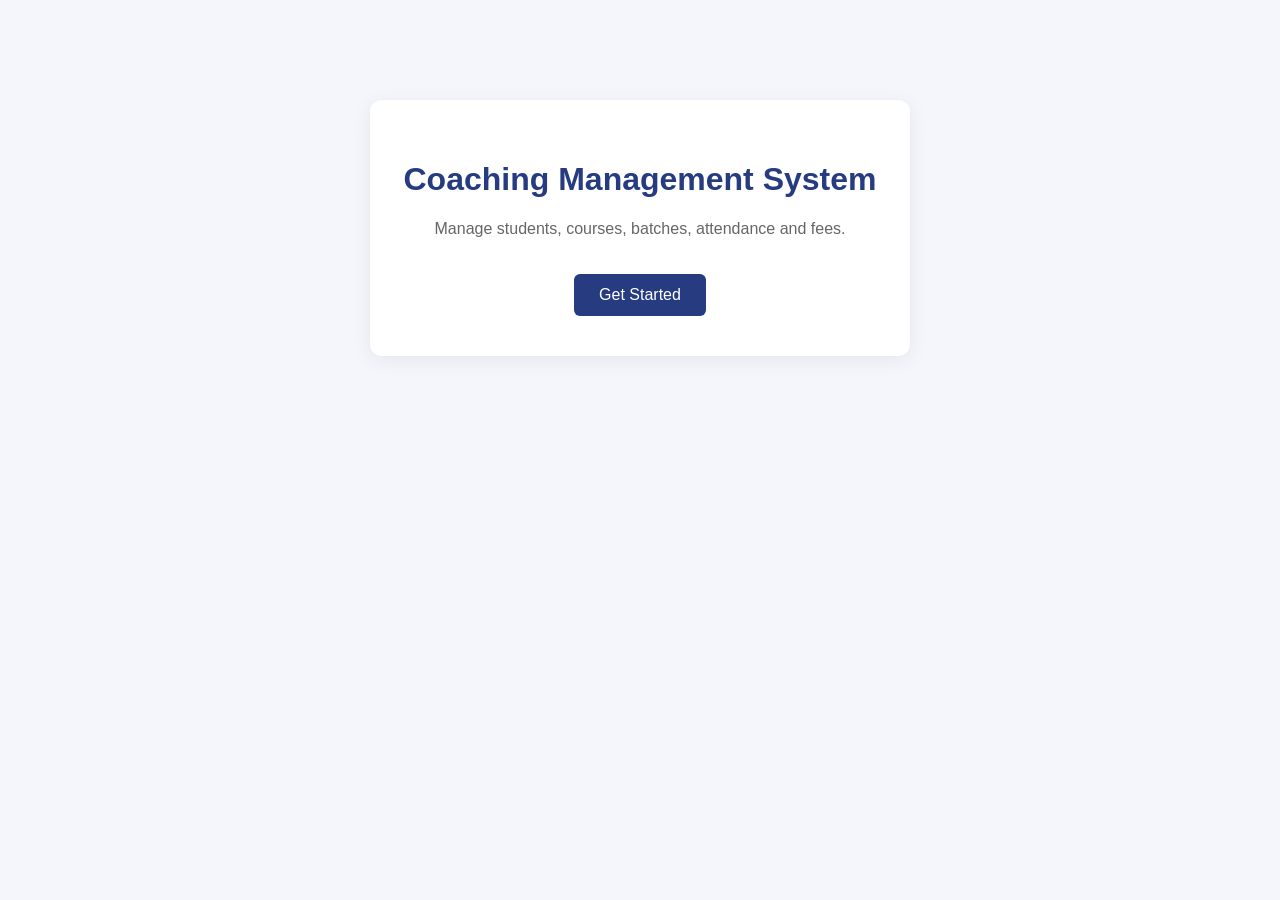
<file: src/main/resources/static/marks.html>
<!DOCTYPE html>

<html lang="en">

<head>

```
<meta charset="UTF-8">
<meta name="viewport" content="width=device-width, initial-scale=1.0">

<title>Marks Management</title>

<style>

    * {
        box-sizing: border-box;
    }

    body {
        margin: 0;
        font-family: Arial, sans-serif;
        background: #f4f7fb;
        color: #1f2937;
    }

    /* HEADER */

    .header {
        background: linear-gradient(135deg, #2563eb, #1d4ed8);
        color: white;
        padding: 25px 40px;
        display: flex;
        justify-content: space-between;
        align-items: center;
    }

    .header h1 {
        margin: 0;
        font-size: 28px;
    }

    .header p {
        margin: 6px 0 0;
        opacity: 0.9;
    }

    .dashboard-btn {
        background: white;
        color: #1d4ed8;
        border: none;
        padding: 10px 18px;
        border-radius: 8px;
        cursor: pointer;
        font-weight: bold;
    }

    .dashboard-btn:hover {
        background: #e5e7eb;
    }

    /* MAIN */

    .container {
        width: 92%;
        max-width: 1200px;
        margin: 30px auto;
    }

    /* STATS */

    .stats {
        display: grid;
        grid-template-columns: repeat(3, 1fr);
        gap: 20px;
        margin-bottom: 25px;
    }

    .card {
        background: white;
        padding: 20px;
        border-radius: 12px;
        box-shadow: 0 4px 15px rgba(0,0,0,0.08);
    }

    .card h3 {
        margin: 0;
        color: #6b7280;
        font-size: 15px;
    }

    .card h2 {
        margin: 10px 0 0;
        font-size: 28px;
        color: #2563eb;
    }

    /* FORM */

    .form-section {
        background: white;
        padding: 25px;
        border-radius: 12px;
        box-shadow: 0 4px 15px rgba(0,0,0,0.08);
        margin-bottom: 25px;
    }

    .form-section h2 {
        margin-top: 0;
        margin-bottom: 20px;
    }

    .form-grid {
        display: grid;
        grid-template-columns: repeat(2, 1fr);
        gap: 15px;
    }

    input,
    select {
        width: 100%;
        padding: 12px;
        border: 1px solid #d1d5db;
        border-radius: 8px;
        font-size: 14px;
    }

    input:focus,
    select:focus {
        outline: none;
        border-color: #2563eb;
    }

    .buttons {
        margin-top: 18px;
        display: flex;
        gap: 10px;
    }

    button {
        border: none;
        border-radius: 8px;
        padding: 11px 18px;
        cursor: pointer;
        font-weight: bold;
    }

    .save-btn {
        background: #2563eb;
        color: white;
    }

    .save-btn:hover {
        background: #1d4ed8;
    }

    .update-btn {
        background: #16a34a;
        color: white;
    }

    .update-btn:hover {
        background: #15803d;
    }

    .clear-btn {
        background: #6b7280;
        color: white;
    }

    .clear-btn:hover {
        background: #4b5563;
    }

    /* TABLE */

    .table-section {
        background: white;
        padding: 25px;
        border-radius: 12px;
        box-shadow: 0 4px 15px rgba(0,0,0,0.08);
    }

    .table-header {
        display: flex;
        justify-content: space-between;
        align-items: center;
        margin-bottom: 15px;
    }

    .table-header h2 {
        margin: 0;
    }

    .refresh-btn {
        background: #2563eb;
        color: white;
    }

    table {
        width: 100%;
        border-collapse: collapse;
    }

    th {
        background: #eff6ff;
        color: #1e40af;
        padding: 13px;
        text-align: center;
    }

    td {
        padding: 12px;
        text-align: center;
        border-bottom: 1px solid #e5e7eb;
    }

    tr:hover {
        background: #f9fafb;
    }

    /* MARKS BADGE */

    .marks-badge {
        display: inline-block;
        padding: 5px 10px;
        border-radius: 20px;
        background: #dbeafe;
        color: #1d4ed8;
        font-weight: bold;
    }

    /* ACTION BUTTONS */

    .edit {
        background: #f59e0b;
        color: white;
        margin-right: 5px;
    }

    .edit:hover {
        background: #d97706;
    }

    .delete {
        background: #dc2626;
        color: white;
    }

    .delete:hover {
        background: #b91c1c;
    }

    /* RESPONSIVE */

    @media (max-width: 768px) {

        .header {
            padding: 20px;
            flex-direction: column;
            gap: 15px;
            text-align: center;
        }

        .container {
            width: 95%;
        }

        .stats {
            grid-template-columns: 1fr;
        }

        .form-grid {
            grid-template-columns: 1fr;
        }

        .table-section {
            overflow-x: auto;
        }

        table {
            min-width: 700px;
        }

    }

</style>
```

</head>

<body>

```
<!-- HEADER -->

<div class="header">

    <div>
        <h1>Marks Management</h1>
        <p>Manage student examination marks</p>
    </div>

    <button
        class="dashboard-btn"
        onclick="window.location.href='dashboard.html'">

        Dashboard

    </button>

</div>


<div class="container">


    <!-- STATS -->

    <div class="stats">

        <div class="card">

            <h3>Total Marks Records</h3>

            <h2 id="totalMarks">0</h2>

        </div>


        <div class="card">

            <h3>Average Marks</h3>

            <h2 id="averageMarks">0</h2>

        </div>


        <div class="card">

            <h3>Highest Marks</h3>

            <h2 id="highestMarks">0</h2>

        </div>

    </div>


    <!-- FORM -->

    <div class="form-section">

        <h2>Add / Update Marks</h2>

        <div class="form-grid">

            <input
                type="number"
                id="id"
                placeholder="Marks ID">


            <select id="studentId">

                <option value="">
                    Select Student
                </option>

            </select>


            <input
                type="text"
                id="subject"
                placeholder="Subject">


            <input
                type="number"
                id="marks"
                placeholder="Marks (0 - 100)"
                min="0"
                max="100">

        </div>


        <div class="buttons">

            <button
                class="save-btn"
                onclick="saveMarks()">

                Save

            </button>


            <button
                class="update-btn"
                onclick="updateMarks()">

                Update

            </button>


            <button
                class="clear-btn"
                onclick="clearForm()">

                Clear

            </button>

        </div>

    </div>


    <!-- TABLE -->

    <div class="table-section">

        <div class="table-header">

            <h2>Marks List</h2>

            <button
                class="refresh-btn"
                onclick="loadMarks()">

                Refresh

            </button>

        </div>


        <table>

            <thead>

                <tr>

                    <th>ID</th>
                    <th>Student</th>
                    <th>Subject</th>
                    <th>Marks</th>
                    <th>Action</th>

                </tr>

            </thead>


            <tbody id="marksTable">

            </tbody>

        </table>

    </div>

</div>
```

<script>

const apiUrl = "/marks";
const studentApiUrl = "/students";

let students = [];


/* LOGIN PROTECTION */

if (sessionStorage.getItem("isLoggedIn") !== "true") {

    window.location.href = "index.html";

}


/* LOAD STUDENTS */

function loadStudents() {

    fetch(studentApiUrl)

        .then(response => response.json())

        .then(data => {

            students = data;

            const dropdown =
                document.getElementById("studentId");

            dropdown.innerHTML =
                '<option value="">Select Student</option>';

            data.forEach(student => {

                dropdown.innerHTML += `
                    <option value="${student.id}">
                        ${student.id} - ${student.name}
                    </option>
                `;

            });

        })

        .catch(error => {

            console.log(error);

            alert("Error loading students");

        });

}


/* LOAD MARKS */

function loadMarks() {

    fetch(apiUrl)

        .then(response => response.json())

        .then(data => {

            const table =
                document.getElementById("marksTable");

            table.innerHTML = "";

            let total = 0;
            let highest = 0;

            data.forEach(mark => {

                const markValue =
                    Number(mark.marks);

                total += markValue;

                if (markValue > highest) {
                    highest = markValue;
                }


                const student =
                    students.find(
                        s => s.id === mark.studentId
                    );


                const studentName =
                    student
                        ? student.name
                        : "Student ID: " + mark.studentId;


                table.innerHTML += `

                    <tr>

                        <td>${mark.id}</td>

                        <td>${studentName}</td>

                        <td>${mark.subject}</td>

                        <td>
                            <span class="marks-badge">
                                ${mark.marks}
                            </span>
                        </td>

                        <td>

                            <button
                                class="edit"
                                onclick="editMarks(
                                    ${mark.id},
                                    ${mark.studentId},
                                    '${mark.subject}',
                                    ${mark.marks}
                                )">

                                Edit

                            </button>


                            <button
                                class="delete"
                                onclick="deleteMarks(${mark.id})">

                                Delete

                            </button>

                        </td>

                    </tr>

                `;

            });


            /* UPDATE STATS */

            document.getElementById("totalMarks").innerText =
                data.length;


            let average = 0;

            if (data.length > 0) {

                average = total / data.length;

            }

            document.getElementById("averageMarks").innerText =
                average.toFixed(2);


            document.getElementById("highestMarks").innerText =
                highest;

        })

        .catch(error => {

            console.log(error);

            alert("Error loading marks");

        });

}


/* VALIDATE MARKS */

function validateMarks() {

    const id =
        document.getElementById("id").value.trim();

    const studentId =
        document.getElementById("studentId").value;

    const subject =
        document.getElementById("subject").value.trim();

    const marksValue =
        document.getElementById("marks").value;


    if (!id) {

        alert("Please enter Marks ID");

        return false;

    }


    if (Number(id) <= 0) {

        alert("Marks ID must be greater than 0");

        return false;

    }


    if (!studentId) {

        alert("Please select a student");

        return false;

    }


    if (!subject) {

        alert("Please enter subject");

        return false;

    }


    if (subject.length < 2) {

        alert(
            "Subject must contain at least 2 characters"
        );

        return false;

    }


    if (marksValue === "") {

        alert("Please enter marks");

        return false;

    }


    const marks =
        Number(marksValue);


    if (isNaN(marks)) {

        alert("Marks must be a number");

        return false;

    }


    if (marks < 0 || marks > 100) {

        alert(
            "Marks must be between 0 and 100"
        );

        return false;

    }


    return true;

}


/* SAVE MARKS */

function saveMarks() {

    if (!validateMarks()) {
        return;
    }


    const marks = {

        id: Number(
            document.getElementById("id").value
        ),

        studentId: Number(
            document.getElementById("studentId").value
        ),

        subject:
            document.getElementById("subject").value.trim(),

        marks: Number(
            document.getElementById("marks").value
        )

    };


    fetch(apiUrl, {

        method: "POST",

        headers: {
            "Content-Type": "application/json"
        },

        body: JSON.stringify(marks)

    })

    .then(response => {

        if (!response.ok) {

            throw new Error(
                "Failed to add marks"
            );

        }

        return response.json();

    })

    .then(data => {

        alert("Marks added successfully");

        clearForm();

        loadMarks();

    })

    .catch(error => {

        console.log(error);

        alert("Error adding marks");

    });

}


/* EDIT MARKS */

function editMarks(
    id,
    studentId,
    subject,
    marks
) {

    document.getElementById("id").value =
        id;

    document.getElementById("studentId").value =
        studentId;

    document.getElementById("subject").value =
        subject;

    document.getElementById("marks").value =
        marks;

}


/* UPDATE MARKS */

function updateMarks() {

    if (!validateMarks()) {
        return;
    }


    const marks = {

        id: Number(
            document.getElementById("id").value
        ),

        studentId: Number(
            document.getElementById("studentId").value
        ),

        subject:
            document.getElementById("subject").value.trim(),

        marks: Number(
            document.getElementById("marks").value
        )

    };


    fetch(apiUrl, {

        method: "PUT",

        headers: {
            "Content-Type": "application/json"
        },

        body: JSON.stringify(marks)

    })

    .then(response => {

        if (!response.ok) {

            throw new Error(
                "Failed to update marks"
            );

        }

        return response.json();

    })

    .then(data => {

        alert("Marks updated successfully");

        clearForm();

        loadMarks();

    })

    .catch(error => {

        console.log(error);

        alert("Error updating marks");

    });

}


/* DELETE MARKS */

function deleteMarks(id) {

    if (
        !confirm(
            "Are you sure you want to delete these marks?"
        )
    ) {
        return;
    }


    fetch(apiUrl + "/" + id, {

        method: "DELETE"

    })

    .then(response => {

        if (!response.ok) {

            throw new Error(
                "Failed to delete marks"
            );

        }

        return response.text();

    })

    .then(data => {

        alert(data);

        loadMarks();

    })

    .catch(error => {

        console.log(error);

        alert("Error deleting marks");

    });

}


/* CLEAR FORM */

function clearForm() {

    document.getElementById("id").value = "";

    document.getElementById("studentId").value = "";

    document.getElementById("subject").value = "";

    document.getElementById("marks").value = "";

}


/* LOAD DATA */

loadStudents();

setTimeout(() => {

    loadMarks();

}, 500);

</script>

</body>

</html>
</file>
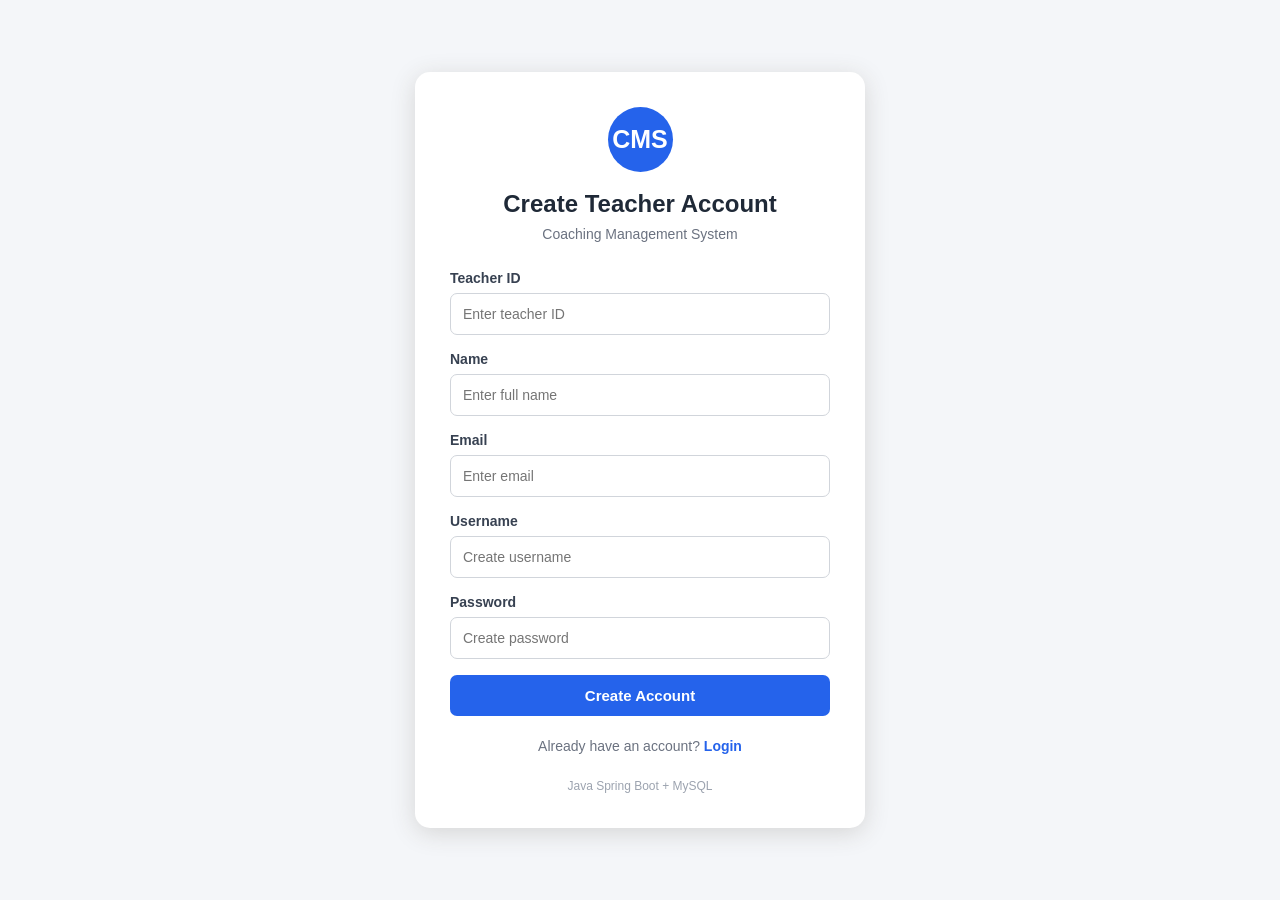
<file: src/main/resources/static/register.html>
<!DOCTYPE html>
<html lang="en">
<head>
    <meta charset="UTF-8">
    <meta name="viewport" content="width=device-width, initial-scale=1.0">
    <title>Teacher Registration - Coaching Management System</title>

    <style>
        * {
            box-sizing: border-box;
        }

        body {
            margin: 0;
            font-family: Arial, sans-serif;
            background: #f4f6f9;
            display: flex;
            justify-content: center;
            align-items: center;
            min-height: 100vh;
            padding: 20px;
        }

        .register-container {
            width: 450px;
            max-width: 100%;
            background: white;
            padding: 35px;
            border-radius: 15px;
            box-shadow: 0 5px 25px #d5d5d5;
        }

        .logo {
            width: 65px;
            height: 65px;
            background: #2563eb;
            color: white;
            border-radius: 50%;
            display: flex;
            justify-content: center;
            align-items: center;
            margin: 0 auto 18px;
            font-size: 25px;
            font-weight: bold;
        }

        h1 {
            text-align: center;
            margin: 0;
            color: #1f2937;
            font-size: 24px;
        }

        .subtitle {
            text-align: center;
            color: #6b7280;
            font-size: 14px;
            margin: 8px 0 28px;
        }

        label {
            display: block;
            font-size: 14px;
            font-weight: bold;
            margin-bottom: 7px;
            color: #374151;
        }

        input {
            width: 100%;
            padding: 12px;
            margin-bottom: 16px;
            border: 1px solid #d1d5db;
            border-radius: 7px;
            font-size: 14px;
        }

        input:focus {
            outline: none;
            border-color: #2563eb;
        }

        .register-btn {
            width: 100%;
            padding: 12px;
            border: none;
            border-radius: 7px;
            background: #2563eb;
            color: white;
            font-size: 15px;
            font-weight: bold;
            cursor: pointer;
        }

        .register-btn:hover {
            background: #1d4ed8;
        }

        .register-btn:disabled {
            background: #93aeea;
            cursor: not-allowed;
        }

        .login {
            text-align: center;
            margin-top: 22px;
            font-size: 14px;
            color: #6b7280;
        }

        .login a {
            color: #2563eb;
            text-decoration: none;
            font-weight: bold;
        }

        .footer {
            text-align: center;
            margin-top: 25px;
            color: #9ca3af;
            font-size: 12px;
        }

        @media (max-width: 500px) {
            .register-container {
                padding: 28px;
            }
        }
    </style>
</head>

<body>

<div class="register-container">

    <div class="logo">CMS</div>

    <h1>Create Teacher Account</h1>

    <div class="subtitle">
        Coaching Management System
    </div>

    <form id="registerForm">

        <label for="id">Teacher ID</label>
        <input type="number" id="id"
               placeholder="Enter teacher ID"
               min="1" required>

        <label for="name">Name</label>
        <input type="text" id="name"
               placeholder="Enter full name" required>

        <label for="email">Email</label>
        <input type="email" id="email"
               placeholder="Enter email" required>

        <label for="username">Username</label>
        <input type="text" id="username"
               placeholder="Create username" required>

        <label for="password">Password</label>
        <input type="password" id="password"
               placeholder="Create password"
               minlength="6" required>

        <button type="submit" class="register-btn" id="registerBtn">
            Create Account
        </button>

    </form>

    <div class="login">
        Already have an account?
        <a href="login.html">Login</a>
    </div>

    <div class="footer">
        Java Spring Boot + MySQL
    </div>

</div>

<script>

    const registerForm = document.getElementById("registerForm");
    const registerBtn = document.getElementById("registerBtn");

    registerForm.addEventListener("submit", async function(event) {

        event.preventDefault();

        const teacher = {
            id: Number(document.getElementById("id").value),
            name: document.getElementById("name").value.trim(),
            email: document.getElementById("email").value.trim(),
            username: document.getElementById("username").value.trim(),
            password: document.getElementById("password").value
        };

        if (
            teacher.id <= 0 ||
            !teacher.name ||
            !teacher.email ||
            !teacher.username ||
            teacher.password.length < 6
        ) {
            alert("Please enter valid details. Password must be at least 6 characters.");
            return;
        }

        registerBtn.disabled = true;
        registerBtn.textContent = "Creating Account...";

        try {

            const response = await fetch("/teachers/register", {
                method: "POST",
                headers: {
                    "Content-Type": "application/json"
                },
                body: JSON.stringify(teacher)
            });

            if (!response.ok) {
                const errorText = await response.text();
                throw new Error("Registration failed: " + errorText);
            }

            alert("Teacher account created successfully!");

            window.location.href = "login.html";

        } catch (error) {

            console.error(error);
            alert(error.message || "Registration failed.");

        } finally {

            registerBtn.disabled = false;
            registerBtn.textContent = "Create Account";

        }

    });

</script>

</body>
</html>
</file>
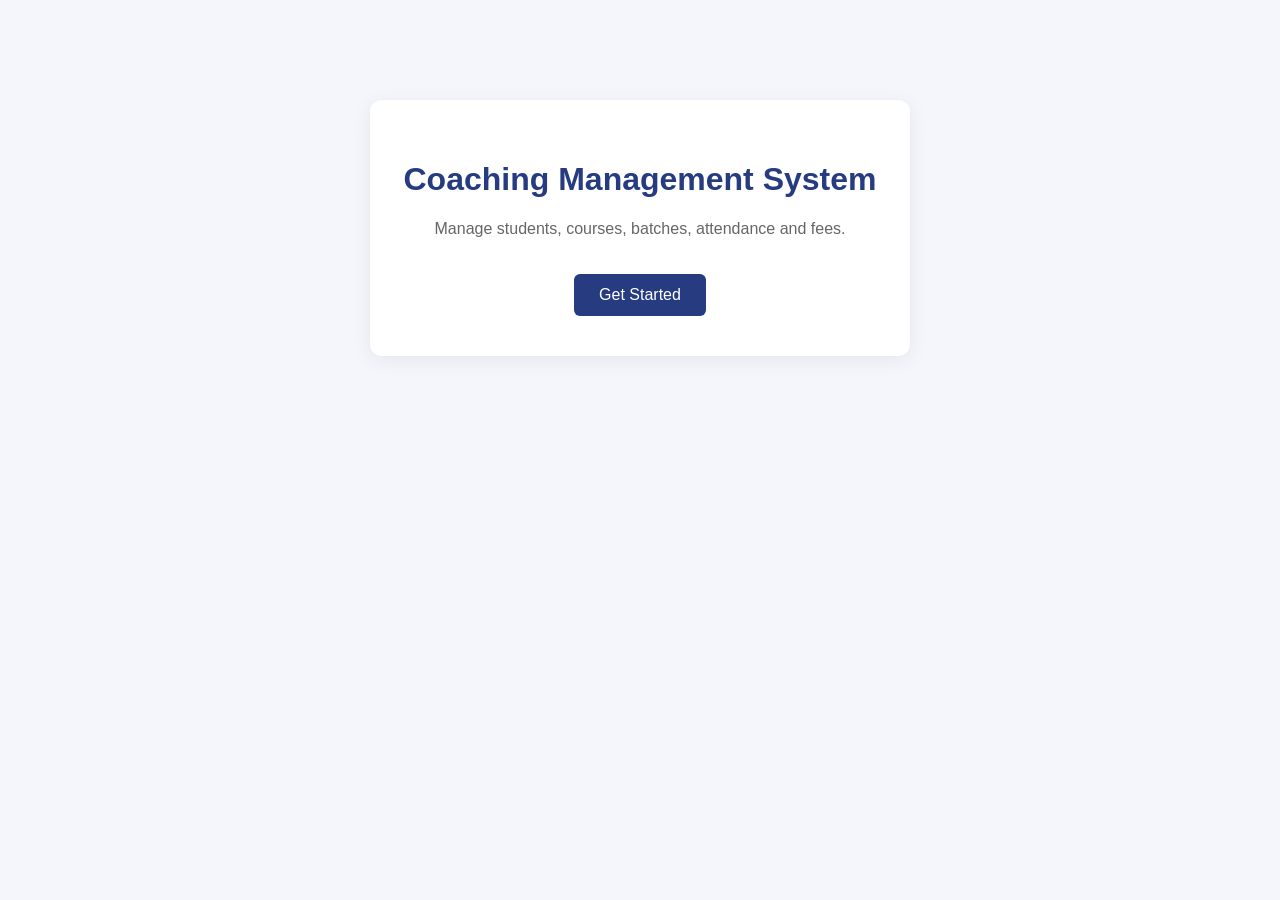
<file: src/main/resources/static/students.html>
<!DOCTYPE html>
<html lang="en">

<head>

    <meta charset="UTF-8">

    <meta name="viewport"
          content="width=device-width, initial-scale=1.0">

    <title>Student Management</title>

    <style>

        * {
            box-sizing: border-box;
            margin: 0;
            padding: 0;
            font-family: Arial, sans-serif;
        }

        body {
            background: #f4f6f9;
            color: #333;
        }

        header {
            background: #1f2937;
            color: white;
            padding: 18px 30px;
            display: flex;
            justify-content: space-between;
            align-items: center;
        }

        header h1 {
            font-size: 24px;
        }

        .logout-btn {
            background: #dc2626;
            color: white;
            border: none;
            padding: 10px 18px;
            border-radius: 6px;
            cursor: pointer;
        }

        .container {
            width: 95%;
            max-width: 1300px;
            margin: 30px auto;
        }

        .card {
            background: white;
            padding: 25px;
            border-radius: 12px;
            box-shadow: 0 4px 15px rgba(0,0,0,0.08);
            margin-bottom: 25px;
        }

        .card h2 {
            margin-bottom: 20px;
            color: #1f2937;
        }

        .form-grid {
            display: grid;
            grid-template-columns: repeat(2, 1fr);
            gap: 18px;
        }

        .form-group {
            display: flex;
            flex-direction: column;
        }

        .form-group label {
            margin-bottom: 7px;
            font-weight: bold;
        }

        .form-group input,
        .form-group select {
            padding: 11px;
            border: 1px solid #d1d5db;
            border-radius: 6px;
            outline: none;
        }

        .form-group input:focus,
        .form-group select:focus {
            border-color: #2563eb;
        }

        .full-width {
            grid-column: 1 / -1;
        }

        .submit-btn {
            background: #2563eb;
            color: white;
            border: none;
            padding: 12px 25px;
            border-radius: 6px;
            cursor: pointer;
            font-size: 15px;
        }

        .submit-btn:hover {
            background: #1d4ed8;
        }

        .search-box {
            margin-bottom: 20px;
        }

        .search-box input {
            width: 100%;
            padding: 12px;
            border: 1px solid #d1d5db;
            border-radius: 6px;
        }

        .table-container {
            overflow-x: auto;
        }

        table {
            width: 100%;
            border-collapse: collapse;
            min-width: 1000px;
        }

        th,
        td {
            padding: 12px;
            border-bottom: 1px solid #e5e7eb;
            text-align: center;
        }

        th {
            background: #1f2937;
            color: white;
        }

        tr:hover {
            background: #f9fafb;
        }

        .student-photo {
            width: 55px;
            height: 55px;
            object-fit: cover;
            border-radius: 50%;
            border: 2px solid #ddd;
        }

        .action-btn {
            border: none;
            padding: 7px 10px;
            border-radius: 5px;
            cursor: pointer;
            margin: 2px;
            color: white;
        }

        .edit-btn {
            background: #f59e0b;
        }

        .delete-btn {
            background: #dc2626;
        }

        .photo-btn {
            background: #16a34a;
        }

        .count-box {
            margin-bottom: 20px;
            padding: 15px;
            background: #eff6ff;
            border-radius: 8px;
            font-weight: bold;
            color: #1d4ed8;
        }

        @media (max-width: 768px) {

            .form-grid {
                grid-template-columns: 1fr;
            }

            header {
                flex-direction: column;
                gap: 10px;
            }

        }

    </style>

</head>


<body>


<!-- LOGIN CHECK -->

<script>

    if (sessionStorage.getItem("isLoggedIn") !== "true") {

        window.location.href = "index.html";

    }

</script>


<header>

    <h1>Student Management System</h1>

    <button
        class="logout-btn"
        onclick="logout()">

        Logout

    </button>

</header>


<div class="container">


    <!-- ADD STUDENT -->

    <div class="card">

        <h2>Add Student</h2>

        <form id="studentForm">

            <div class="form-grid">


                <div class="form-group">

                    <label>Student ID</label>

                    <input
                        type="number"
                        id="id"
                        required>

                </div>


                <div class="form-group">

                    <label>Name</label>

                    <input
                        type="text"
                        id="name"
                        required>

                </div>


                <div class="form-group">

                    <label>Email</label>

                    <input
                        type="email"
                        id="email"
                        required>

                </div>


                <div class="form-group">

                    <label>Mobile</label>

                    <input
                        type="text"
                        id="mobile"
                        maxlength="10"
                        required>

                </div>


                <div class="form-group">

                    <label>Course</label>

                    <select
                        id="course"
                        required>

                        <option value="">
                            Select Course
                        </option>

                    </select>

                </div>


                <div class="form-group">

                    <label>Batch</label>

                    <select
                        id="batch"
                        required>

                        <option value="">
                            Select Batch
                        </option>

                    </select>

                </div>


                <div class="form-group full-width">

                    <label>Photo</label>

                    <input
                        type="file"
                        id="photo"
                        accept="image/*">

                </div>


                <div class="full-width">

                    <button
                        type="submit"
                        class="submit-btn">

                        Save Student

                    </button>

                </div>

            </div>

        </form>

    </div>


    <!-- STUDENT LIST -->

    <div class="card">

        <h2>Students List</h2>


        <div class="count-box">

            Total Students:
            <span id="studentCount">0</span>

        </div>


        <div class="search-box">

            <input
                type="text"
                id="search"
                placeholder="Search student..."
                oninput="searchStudents()">

        </div>


        <div class="table-container">

            <table>

                <thead>

                    <tr>

                        <th>ID</th>

                        <th>Photo</th>

                        <th>Name</th>

                        <th>Email</th>

                        <th>Mobile</th>

                        <th>Course</th>

                        <th>Batch</th>

                        <th>Actions</th>

                    </tr>

                </thead>


                <tbody id="studentTableBody">

                </tbody>

            </table>

        </div>

    </div>

</div>


<script>


/* =====================================================
   API URLS
===================================================== */

const studentApiUrl = "/students";

const courseApiUrl = "/courses";

const batchApiUrl = "/batches";


let students = [];

let courses = [];

let batches = [];


/* =====================================================
   LOAD COURSES
===================================================== */

async function loadCourses() {

    try {

        const response =
            await fetch(courseApiUrl);


        if (!response.ok) {

            throw new Error(
                "Course API failed"
            );

        }


        courses =
            await response.json();


        const dropdown =
            document.getElementById(
                "course"
            );


        dropdown.innerHTML =
            '<option value="">Select Course</option>';


        courses.forEach(
            function(course) {

                const option =
                    document.createElement(
                        "option"
                    );


                option.value =
                    course.name;


                option.textContent =
                    course.name;


                dropdown.appendChild(
                    option
                );

            }
        );


    }
    catch (error) {

        console.error(
            "Course loading error:",
            error
        );

        alert(
            "Error loading courses"
        );

    }

}


/* =====================================================
   LOAD BATCHES
===================================================== */

async function loadBatches() {

    try {

        const response =
            await fetch(batchApiUrl);


        if (!response.ok) {

            throw new Error(
                "Batch API failed"
            );

        }


        batches =
            await response.json();


        console.log(
            "Batches loaded:",
            batches
        );

    }
    catch (error) {

        console.error(
            "Batch loading error:",
            error
        );

        alert(
            "Error loading batches"
        );

    }

}


/* =====================================================
   LOAD BATCHES BY COURSE
===================================================== */

function loadBatchesByCourse() {

    const selectedCourse =
        document.getElementById(
            "course"
        ).value;


    const batchDropdown =
        document.getElementById(
            "batch"
        );


    batchDropdown.innerHTML =
        '<option value="">Select Batch</option>';


    if (!selectedCourse) {

        return;

    }


    const filteredBatches =
        batches.filter(
            function(batch) {

                return (
                    batch.course &&
                    batch.course
                        .trim()
                        .toLowerCase() ===
                    selectedCourse
                        .trim()
                        .toLowerCase()
                );

            }
        );


    console.log(
        "Selected Course:",
        selectedCourse
    );


    console.log(
        "Filtered Batches:",
        filteredBatches
    );


    if (
        filteredBatches.length === 0
    ) {

        batchDropdown.innerHTML =
            '<option value="">No batch available</option>';

        return;

    }


    filteredBatches.forEach(
        function(batch) {

            const option =
                document.createElement(
                    "option"
                );


            option.value =
                batch.name;


            option.textContent =
                batch.name +
                " - " +
                batch.timing;


            batchDropdown.appendChild(
                option
            );

        }
    );

}


/* =====================================================
   COURSE CHANGE EVENT
===================================================== */

document.addEventListener(
    "change",
    function(event) {

        if (
            event.target &&
            event.target.id === "course"
        ) {

            loadBatchesByCourse();

        }

    }
);


/* =====================================================
   GET STUDENTS
===================================================== */

async function getStudents() {

    try {

        const response =
            await fetch(
                studentApiUrl
            );


        if (!response.ok) {

            throw new Error(
                "Student API failed"
            );

        }


        students =
            await response.json();


        displayStudents(
            students
        );


        document.getElementById(
            "studentCount"
        ).innerText =
            students.length;

    }
    catch (error) {

        console.error(
            "Student loading error:",
            error
        );

        alert(
            "Error loading students"
        );

    }

}


/* =====================================================
   DISPLAY STUDENTS
===================================================== */

function displayStudents(
    studentList
) {

    const tbody =
        document.getElementById(
            "studentTableBody"
        );


    tbody.innerHTML = "";


    if (
        studentList.length === 0
    ) {

        tbody.innerHTML =
            '<tr>' +
            '<td colspan="8" style="text-align:center;">' +
            'No students found' +
            '</td>' +
            '</tr>';

        return;

    }


    studentList.forEach(
        function(student) {


            const row =
                document.createElement(
                    "tr"
                );


            let photoHtml =
                "No Photo";


            if (student.photo) {

                photoHtml =
                    '<img src="' +
                    student.photo +
                    '" class="student-photo">';

            }


            row.innerHTML = `

                <td>${student.id}</td>

                <td>${photoHtml}</td>

                <td>${student.name || ""}</td>

                <td>${student.email || ""}</td>

                <td>${student.mobile || ""}</td>

                <td>${student.course || ""}</td>

                <td>${student.batch || ""}</td>

                <td>

                    <button
                        class="action-btn edit-btn"
                        onclick="editStudent(${Number(student.id)})">

                        Edit

                    </button>


                    <button
                        class="action-btn delete-btn"
                        onclick="deleteStudent(${Number(student.id)})">

                        Delete

                    </button>


                    <button
                        class="action-btn photo-btn"
                        onclick="uploadPhoto(${Number(student.id)})">

                        Photo

                    </button>

                </td>

            `;


            tbody.appendChild(row);

        }
    );

}


/* =====================================================
   ADD STUDENT
===================================================== */

document.getElementById(
    "studentForm"
).addEventListener(
    "submit",
    async function(event) {


        event.preventDefault();


        const id =
            Number(
                document.getElementById(
                    "id"
                ).value
            );


        const name =
            document.getElementById(
                "name"
            ).value.trim();


        const email =
            document.getElementById(
                "email"
            ).value.trim();


        const mobile =
            document.getElementById(
                "mobile"
            ).value.trim();


        const course =
            document.getElementById(
                "course"
            ).value;


        const batch =
            document.getElementById(
                "batch"
            ).value;


        if (!id) {

            alert(
                "Please enter student ID"
            );

            return;

        }


        if (!name) {

            alert(
                "Please enter student name"
            );

            return;

        }


        if (!email) {

            alert(
                "Please enter email"
            );

            return;

        }


        if (
            !/^[0-9]{10}$/.test(
                mobile
            )
        ) {

            alert(
                "Mobile number must be 10 digits"
            );

            return;

        }


        if (!course) {

            alert(
                "Please select course"
            );

            return;

        }


        if (!batch) {

            alert(
                "Please select batch"
            );

            return;

        }


        const student = {

            id: id,

            name: name,

            email: email,

            mobile: mobile,

            course: course,

            batch: batch,

            photo: ""

        };


        try {

            const response =
                await fetch(
                    studentApiUrl,
                    {

                        method: "POST",

                        headers: {

                            "Content-Type":
                                "application/json"

                        },

                        body:
                            JSON.stringify(
                                student
                            )

                    }
                );


            if (!response.ok) {

                const errorData =
                    await response.json()
                        .catch(
                            () => null
                        );


                throw new Error(
                    errorData?.message ||
                    "Failed to add student"
                );

            }


            const savedStudent =
                await response.json();


            alert(
                "Student added successfully!"
            );


            const photoFile =
                document.getElementById(
                    "photo"
                ).files[0];


            if (photoFile) {

                await uploadStudentPhoto(
                    savedStudent.id,
                    photoFile
                );

            }


            document.getElementById(
                "studentForm"
            ).reset();


            document.getElementById(
                "batch"
            ).innerHTML =
                '<option value="">Select Batch</option>';


            await getStudents();

        }
        catch (error) {

            console.error(
                error
            );


            alert(
                error.message
            );

        }

    }
);


/* =====================================================
   UPLOAD STUDENT PHOTO
===================================================== */

async function uploadStudentPhoto(
    studentId,
    file
) {


    const formData =
        new FormData();


    formData.append(
        "photo",
        file
    );


    try {

        const response =
            await fetch(
                studentApiUrl +
                "/" +
                Number(studentId) +
                "/photo",
                {

                    method: "POST",

                    body: formData

                }
            );


        if (!response.ok) {

            throw new Error(
                "Photo upload failed"
            );

        }


        console.log(
            "Photo uploaded"
        );

    }
    catch (error) {

        console.error(
            error
        );


        alert(
            "Photo upload failed"
        );

    }

}


/* =====================================================
   PHOTO BUTTON
===================================================== */

async function uploadPhoto(
    studentId
) {


    const input =
        document.createElement(
            "input"
        );


    input.type = "file";

    input.accept =
        "image/*";


    input.onchange =
        async function() {


            const file =
                input.files[0];


            if (!file) {

                return;

            }


            await uploadStudentPhoto(
                Number(studentId),
                file
            );


            await getStudents();

        };


    input.click();

}


/* =====================================================
   EDIT STUDENT
===================================================== */

async function editStudent(
    studentId
) {


    studentId =
        Number(studentId);


    const student =
        students.find(
            function(s) {

                return Number(s.id) ===
                    studentId;

            }
        );


    if (!student) {

        alert(
            "Student not found"
        );

        return;

    }


    const name =
        prompt(
            "Enter student name:",
            student.name || ""
        );


    if (name === null) {

        return;

    }


    const email =
        prompt(
            "Enter email:",
            student.email || ""
        );


    if (email === null) {

        return;

    }


    const mobile =
        prompt(
            "Enter mobile:",
            student.mobile || ""
        );


    if (mobile === null) {

        return;

    }


    const course =
        prompt(
            "Enter course:",
            student.course || ""
        );


    if (course === null) {

        return;

    }


    const batch =
        prompt(
            "Enter batch:",
            student.batch || ""
        );


    if (batch === null) {

        return;

    }


    const updatedStudent = {

        id: Number(student.id),

        name: name.trim(),

        email: email.trim(),

        mobile: mobile.trim(),

        course: course.trim(),

        batch: batch.trim(),

        photo: student.photo || ""

    };


    console.log(
        "Updating student:",
        updatedStudent
    );


    try {

        const response =
            await fetch(
                studentApiUrl,
                {

                    method: "PUT",

                    headers: {

                        "Content-Type":
                            "application/json"

                    },

                    body:
                        JSON.stringify(
                            updatedStudent
                        )

                }
            );


        if (!response.ok) {

            const errorData =
                await response.json()
                    .catch(
                        () => null
                    );


            throw new Error(
                errorData?.message ||
                "Update failed"
            );

        }


        alert(
            "Student updated successfully!"
        );


        await getStudents();

    }
    catch (error) {

        console.error(
            error
        );


        alert(
            "Error updating student"
        );

    }

}


/* =====================================================
   DELETE STUDENT
===================================================== */

async function deleteStudent(
    studentId
) {


    studentId =
        Number(studentId);


    const confirmDelete =
        confirm(
            "Are you sure you want to delete this student?"
        );


    if (!confirmDelete) {

        return;

    }


    try {

        const response =
            await fetch(
                studentApiUrl +
                "/" +
                studentId,
                {

                    method: "DELETE"

                }
            );


        if (!response.ok) {

            const errorData =
                await response.json()
                    .catch(
                        () => null
                    );


            throw new Error(
                errorData?.message ||
                "Delete failed"
            );

        }


        alert(
            "Student deleted successfully!"
        );


        await getStudents();

    }
    catch (error) {

        console.error(
            error
        );


        alert(
            error.message
        );

    }

}


/* =====================================================
   SEARCH STUDENTS
===================================================== */

function searchStudents() {


    const searchValue =
        document.getElementById(
            "search"
        ).value
        .toLowerCase()
        .trim();


    const filteredStudents =
        students.filter(
            function(student) {


                return (

                    String(
                        student.id
                    )
                    .toLowerCase()
                    .includes(
                        searchValue
                    )


                    ||

                    (
                        student.name &&
                        student.name
                            .toLowerCase()
                            .includes(
                                searchValue
                            )
                    )


                    ||

                    (
                        student.email &&
                        student.email
                            .toLowerCase()
                            .includes(
                                searchValue
                            )
                    )


                    ||

                    (
                        student.course &&
                        student.course
                            .toLowerCase()
                            .includes(
                                searchValue
                            )
                    )


                    ||

                    (
                        student.batch &&
                        student.batch
                            .toLowerCase()
                            .includes(
                                searchValue
                            )
                    )

                );

            }
        );


    displayStudents(
        filteredStudents
    );

}


/* =====================================================
   LOGOUT
===================================================== */

function logout() {


    sessionStorage.removeItem(
        "isLoggedIn"
    );


    sessionStorage.removeItem(
        "username"
    );


    alert(
        "Logout successful!"
    );


    window.location.href =
        "index.html";

}


/* =====================================================
   LOAD ALL PAGE DATA
===================================================== */

async function loadPageData() {

    await loadCourses();

    await loadBatches();

    await getStudents();

}


/* =====================================================
   START APPLICATION
===================================================== */

loadPageData();


</script>

</body>

</html>
</file>
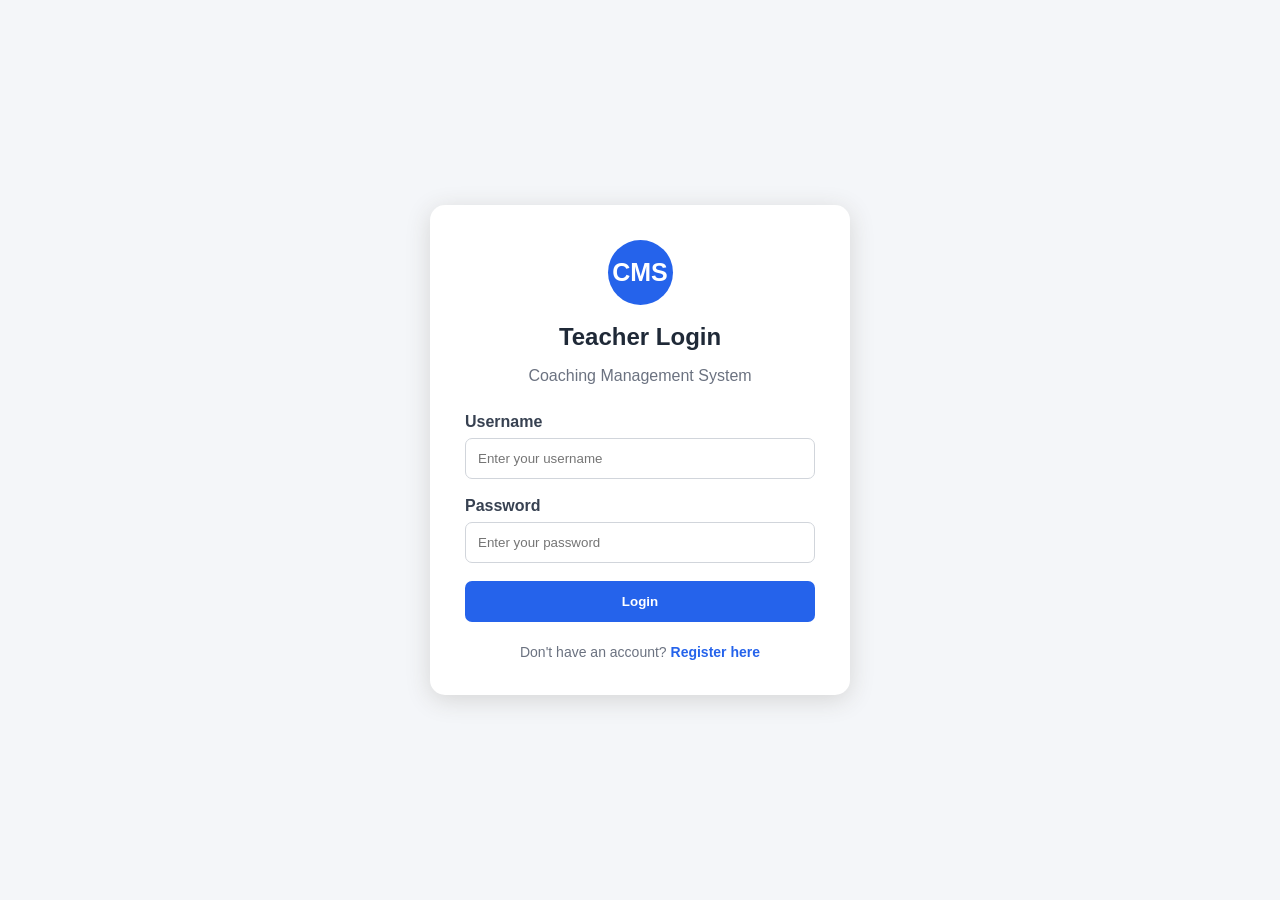
<file: src/main/resources/static/teacher-dashboard.html>
<!DOCTYPE html>
<html lang="en">
<head>
    <meta charset="UTF-8">
    <meta name="viewport" content="width=device-width, initial-scale=1.0">
    <title>Teacher Dashboard</title>
    <style>
        * {
            box-sizing: border-box;
            margin: 0;
            padding: 0;
            font-family: Arial, sans-serif;
        }

        body {
            background: #f4f6fb;
            color: #222;
        }

        header {
            background: #202b46;
            color: white;
            padding: 20px 6%;
            display: flex;
            justify-content: space-between;
            align-items: center;
            gap: 15px;
        }

        .container {
            padding: 35px 6%;
        }

        .welcome {
            margin-bottom: 25px;
        }

        .welcome h1 {
            margin-bottom: 8px;
        }

        .cards {
            display: grid;
            grid-template-columns: repeat(auto-fit, minmax(190px, 1fr));
            gap: 18px;
        }

        .card {
            background: white;
            padding: 25px;
            border-radius: 12px;
            box-shadow: 0 3px 12px #00000010;
        }

        .card h3 {
            margin-bottom: 12px;
            color: #202b46;
        }

        .card a {
            color: #3159c9;
            text-decoration: none;
            font-weight: bold;
        }

        button {
            background: #e74c3c;
            color: white;
            border: none;
            padding: 10px 18px;
            border-radius: 6px;
            cursor: pointer;
        }
    </style>
</head>
<body>

<header>
    <h2>Coaching Management System</h2>
    <button onclick="logout()">Logout</button>
</header>

<div class="container">
    <div class="welcome">
        <h1 id="teacherName">Teacher Dashboard</h1>
        <p>Welcome! Manage your coaching activities from here.</p>
    </div>

    <div class="cards">
        <div class="card">
            <h3>Students</h3>
            <a href="students.html">Manage Students</a>
        </div>

        <div class="card">
            <h3>Courses</h3>
            <a href="courses.html">Manage Courses</a>
        </div>

        <div class="card">
            <h3>Batches</h3>
            <a href="batches.html">Manage Batches</a>
        </div>

        <div class="card">
            <h3>Attendance</h3>
            <a href="attendance.html">Manage Attendance</a>
        </div>

        <div class="card">
            <h3>Fees</h3>
            <a href="fees.html">Manage Fees</a>
        </div>

        <div class="card">
            <h3>Marks</h3>
            <a href="marks.html">Manage Marks</a>
        </div>

        <div class="card">
            <h3>Teachers</h3>
            <a href="teachers.html">Manage Teachers</a>
        </div>
    </div>
</div>

<script>
    const teacherData = sessionStorage.getItem("loggedInTeacher");

    if (!teacherData) {
        window.location.href = "login.html";
    } else {
        const teacher = JSON.parse(teacherData);
        document.getElementById("teacherName").textContent =
            "Welcome, " + (teacher.name || teacher.username);
    }

    async function logout() {
        try {
            await fetch("/teachers/logout", {
                method: "POST",
                credentials: "same-origin"
            });
        } catch (error) {
            console.error("Logout error:", error);
        }

        sessionStorage.removeItem("loggedInTeacher");
        window.location.href = "login.html";
    }
</script>

</body>
</html>
</file>
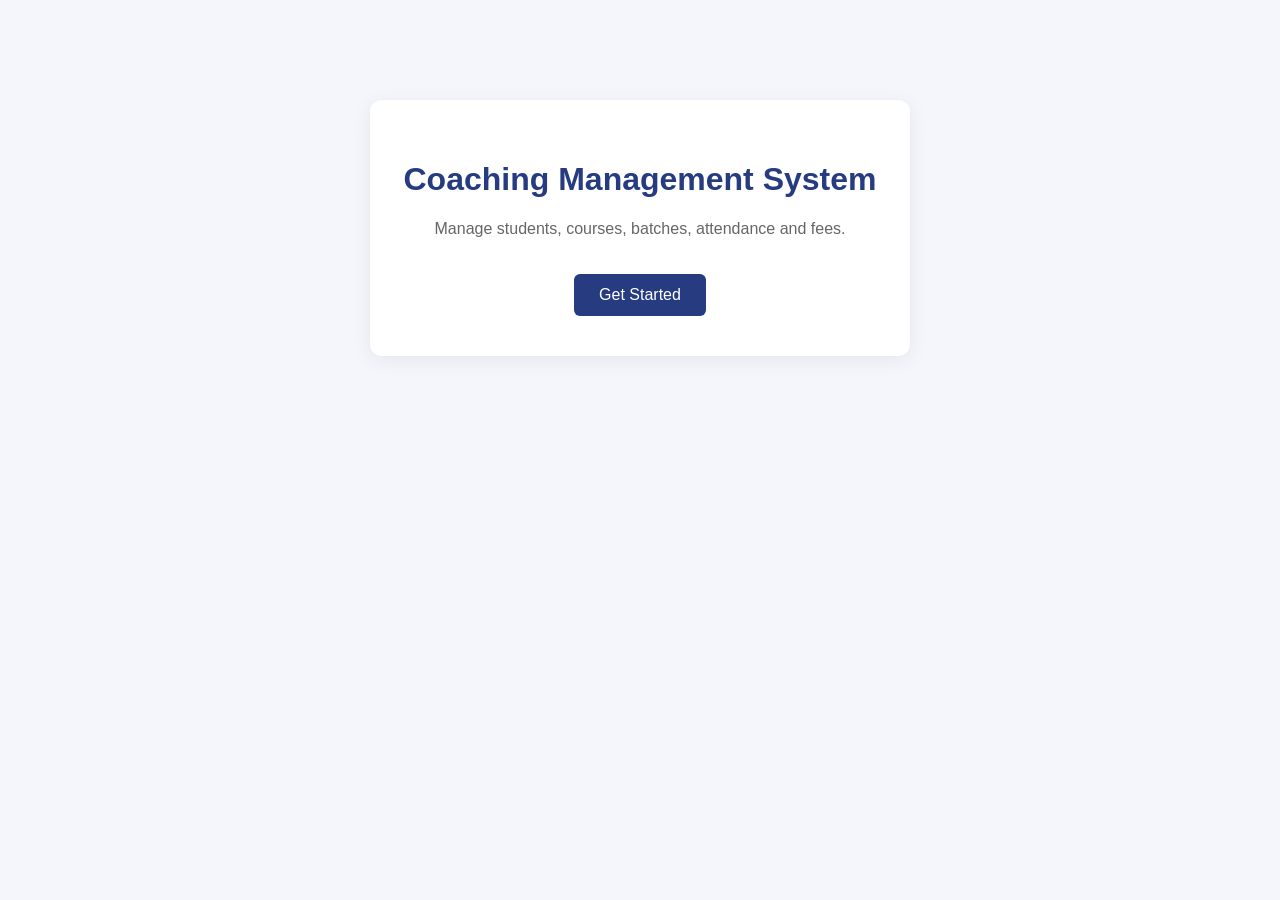
<file: src/main/resources/static/teachers.html>
<!DOCTYPE html>
<html lang="en">

<head>

    <meta charset="UTF-8">

    <meta name="viewport" content="width=device-width, initial-scale=1.0">

    <title>Teacher Management</title>


    <!-- LOGIN PROTECTION -->

    <script>

        if (sessionStorage.getItem("isLoggedIn") !== "true") {

            window.location.href = "index.html";

        }

    </script>


    <style>

        * {
            margin: 0;
            padding: 0;
            box-sizing: border-box;
            font-family: Arial, sans-serif;
        }


        body {
            background: #f4f6f9;
            color: #333;
        }


        /* HEADER */

        header {

            background: #1f2937;

            color: white;

            padding: 18px 40px;

            display: flex;

            justify-content: space-between;

            align-items: center;
        }


        .logo {

            font-size: 22px;

            font-weight: bold;
        }


        .back-btn {

            background: #2563eb;

            color: white;

            border: none;

            padding: 10px 20px;

            border-radius: 6px;

            cursor: pointer;

            font-size: 14px;
        }


        .back-btn:hover {

            background: #1d4ed8;
        }


        /* CONTAINER */

        .container {

            width: 92%;

            max-width: 1200px;

            margin: 35px auto;
        }


        .page-title {

            margin-bottom: 25px;
        }


        .page-title h1 {

            color: #1f2937;

            margin-bottom: 7px;
        }


        .page-title p {

            color: #777;
        }


        /* STAT */

        .stat-card {

            background: white;

            padding: 20px;

            border-radius: 10px;

            box-shadow: 0 4px 12px rgba(0,0,0,0.08);

            width: 220px;

            margin-bottom: 25px;
        }


        .stat-card h3 {

            color: #777;

            font-size: 14px;

            margin-bottom: 8px;
        }


        .stat-card span {

            font-size: 28px;

            font-weight: bold;

            color: #2563eb;
        }


        /* FORM */

        .form-box {

            background: white;

            padding: 25px;

            border-radius: 10px;

            box-shadow: 0 4px 12px rgba(0,0,0,0.08);

            margin-bottom: 25px;
        }


        .form-box h2 {

            margin-bottom: 20px;

            color: #1f2937;
        }


        .form-grid {

            display: grid;

            grid-template-columns: repeat(2, 1fr);

            gap: 15px;
        }


        input {

            width: 100%;

            padding: 12px;

            border: 1px solid #ccc;

            border-radius: 6px;

            font-size: 14px;
        }


        input:focus {

            outline: none;

            border-color: #2563eb;
        }


        .button-group {

            margin-top: 18px;

            display: flex;

            gap: 10px;
        }


        .add-btn {

            background: #198754;

            color: white;

            border: none;

            padding: 11px 25px;

            border-radius: 6px;

            cursor: pointer;
        }


        .update-btn {

            background: #f59e0b;

            color: white;

            border: none;

            padding: 11px 25px;

            border-radius: 6px;

            cursor: pointer;

            display: none;
        }


        .clear-btn {

            background: #6c757d;

            color: white;

            border: none;

            padding: 11px 25px;

            border-radius: 6px;

            cursor: pointer;
        }


        /* SEARCH */

        .search-box {

            background: white;

            padding: 20px;

            border-radius: 10px;

            box-shadow: 0 4px 12px rgba(0,0,0,0.08);

            margin-bottom: 25px;
        }


        .search-box h2 {

            margin-bottom: 15px;

            color: #1f2937;
        }


        .search-row {

            display: flex;

            gap: 10px;
        }


        .search-row input {

            flex: 1;
        }


        .search-btn {

            background: #2563eb;

            color: white;

            border: none;

            padding: 11px 25px;

            border-radius: 6px;

            cursor: pointer;
        }


        .show-btn {

            background: #6f42c1;

            color: white;

            border: none;

            padding: 11px 25px;

            border-radius: 6px;

            cursor: pointer;
        }


        /* TABLE */

        .table-box {

            background: white;

            padding: 25px;

            border-radius: 10px;

            box-shadow: 0 4px 12px rgba(0,0,0,0.08);

            overflow-x: auto;
        }


        .table-box h2 {

            margin-bottom: 20px;

            color: #1f2937;
        }


        table {

            width: 100%;

            border-collapse: collapse;

            min-width: 800px;
        }


        th {

            background: #1f2937;

            color: white;

            padding: 13px;

            text-align: left;
        }


        td {

            padding: 13px;

            border-bottom: 1px solid #ddd;
        }


        tr:hover {

            background: #f8f9fa;
        }


        .edit-btn {

            background: #f59e0b;

            color: white;

            border: none;

            padding: 7px 12px;

            border-radius: 5px;

            cursor: pointer;

            margin-right: 5px;
        }


        .delete-btn {

            background: #dc3545;

            color: white;

            border: none;

            padding: 7px 12px;

            border-radius: 5px;

            cursor: pointer;
        }


        footer {

            text-align: center;

            color: #777;

            padding: 25px;

            margin-top: 30px;

            font-size: 14px;
        }


        /* MOBILE */

        @media (max-width: 700px) {

            header {

                padding: 15px 20px;
            }


            .logo {

                font-size: 18px;
            }


            .container {

                width: 94%;
            }


            .form-grid {

                grid-template-columns: 1fr;
            }


            .search-row {

                flex-direction: column;
            }


            .button-group {

                flex-direction: column;
            }

        }

    </style>

</head>


<body>


    <!-- HEADER -->

    <header>

        <div class="logo">
            Coaching Management System
        </div>


        <button
            class="back-btn"
            onclick="goDashboard()">

            Dashboard

        </button>

    </header>



    <div class="container">


        <!-- TITLE -->

        <div class="page-title">

            <h1>Teacher Management</h1>

            <p>
                Manage coaching teachers and their accounts
            </p>

        </div>



        <!-- TOTAL TEACHERS -->

        <div class="stat-card">

            <h3>Total Teachers</h3>

            <span id="teacherCount">0</span>

        </div>



        <!-- ADD / UPDATE FORM -->

        <div class="form-box">

            <h2>Add Teacher</h2>


            <div class="form-grid">


                <input
                    type="number"
                    id="id"
                    placeholder="Teacher ID">


                <input
                    type="text"
                    id="name"
                    placeholder="Teacher Name">


                <input
                    type="email"
                    id="email"
                    placeholder="Email">


                <input
                    type="text"
                    id="username"
                    placeholder="Username">


                <input
                    type="password"
                    id="password"
                    placeholder="Password">

            </div>


            <div class="button-group">

                <button
                    class="add-btn"
                    id="addBtn"
                    onclick="addTeacher()">

                    Add Teacher

                </button>


                <button
                    class="update-btn"
                    id="updateBtn"
                    onclick="updateTeacher()">

                    Update Teacher

                </button>


                <button
                    class="clear-btn"
                    onclick="clearForm()">

                    Clear

                </button>

            </div>

        </div>



        <!-- SEARCH -->

        <div class="search-box">

            <h2>Search Teacher</h2>


            <div class="search-row">

                <input
                    type="number"
                    id="searchId"
                    placeholder="Enter Teacher ID">


                <button
                    class="search-btn"
                    onclick="searchTeacher()">

                    Search

                </button>


                <button
                    class="show-btn"
                    onclick="loadTeachers()">

                    Show All

                </button>

            </div>

        </div>



        <!-- TABLE -->

        <div class="table-box">

            <h2>All Teachers</h2>


            <table>

                <thead>

                    <tr>

                        <th>ID</th>

                        <th>Name</th>

                        <th>Email</th>

                        <th>Username</th>

                        <th>Actions</th>

                    </tr>

                </thead>


                <tbody id="teacherTable">

                </tbody>

            </table>

        </div>

    </div>



    <footer>

        Coaching Management System
        |
        Java Spring Boot + MySQL

    </footer>



    <script>

    const API = "/teachers";


        let teachers = [];



        // DASHBOARD

        function goDashboard() {

            window.location.href = "dashboard.html";

        }



        // LOAD ALL TEACHERS

        function loadTeachers() {

            fetch(API)

                .then(response => response.json())

                .then(data => {

                    teachers = data;

                    displayTeachers(data);

                })

                .catch(error => {

                    console.error(error);

                    alert("Unable to load teachers");

                });

        }



        // DISPLAY TEACHERS

        function displayTeachers(data) {

            const table =
                document.getElementById("teacherTable");


            table.innerHTML = "";


            document.getElementById("teacherCount")
                .innerText = data.length;


            data.forEach(teacher => {

                const row =
                    document.createElement("tr");


                row.innerHTML = `

                    <td>${teacher.id}</td>

                    <td>${teacher.name}</td>

                    <td>${teacher.email}</td>

                    <td>${teacher.username}</td>

                    <td>

                        <button
                            class="edit-btn"
                            onclick="editTeacher(${teacher.id})">

                            Edit

                        </button>


                        <button
                            class="delete-btn"
                            onclick="deleteTeacher(${teacher.id})">

                            Delete

                        </button>

                    </td>

                `;


                table.appendChild(row);

            });

        }



        // ADD TEACHER

        function addTeacher() {

            const teacher = {

                id: Number(
                    document.getElementById("id").value
                ),

                name:
                    document.getElementById("name").value,

                email:
                    document.getElementById("email").value,

                username:
                    document.getElementById("username").value,

                password:
                    document.getElementById("password").value

            };


            fetch(API, {

                method: "POST",

                headers: {

                    "Content-Type": "application/json"

                },

                body: JSON.stringify(teacher)

            })

            .then(response => response.json())

            .then(data => {

                alert("Teacher added successfully!");

                clearForm();

                loadTeachers();

            })

            .catch(error => {

                console.error(error);

                alert("Unable to add teacher");

            });

        }



        // SEARCH TEACHER

        function searchTeacher() {

            const id =
                document.getElementById("searchId").value;


            if (!id) {

                alert("Please enter Teacher ID");

                return;

            }


            fetch(API + "/" + id)

                .then(response => {

                    if (!response.ok) {

                        throw new Error("Teacher not found");

                    }

                    return response.json();

                })

                .then(teacher => {

                    displayTeachers([teacher]);

                })

                .catch(error => {

                    alert("Teacher not found");

                });

        }



        // EDIT TEACHER

        function editTeacher(id) {

            const teacher =
                teachers.find(t => t.id === id);


            if (!teacher) {

                alert("Teacher not found");

                return;

            }


            document.getElementById("id").value =
                teacher.id;

            document.getElementById("name").value =
                teacher.name;

            document.getElementById("email").value =
                teacher.email;

            document.getElementById("username").value =
                teacher.username;

            document.getElementById("password").value =
                teacher.password;


            document.getElementById("addBtn")
                .style.display = "none";


            document.getElementById("updateBtn")
                .style.display = "inline-block";


            window.scrollTo({

                top: 0,

                behavior: "smooth"

            });

        }



        // UPDATE TEACHER

        function updateTeacher() {

            const teacher = {

                id: Number(
                    document.getElementById("id").value
                ),

                name:
                    document.getElementById("name").value,

                email:
                    document.getElementById("email").value,

                username:
                    document.getElementById("username").value,

                password:
                    document.getElementById("password").value

            };


            fetch(API, {

                method: "PUT",

                headers: {

                    "Content-Type": "application/json"

                },

                body: JSON.stringify(teacher)

            })

            .then(response => response.json())

            .then(data => {

                alert("Teacher updated successfully!");

                clearForm();

                loadTeachers();

            })

            .catch(error => {

                console.error(error);

                alert("Unable to update teacher");

            });

        }



        // DELETE TEACHER

        function deleteTeacher(id) {

            if (!confirm(
                "Are you sure you want to delete this teacher?"
            )) {

                return;

            }


            fetch(API + "/" + id, {

                method: "DELETE"

            })

            .then(response => response.text())

            .then(data => {

                alert(data);

                loadTeachers();

            })

            .catch(error => {

                console.error(error);

                alert("Unable to delete teacher");

            });

        }



        // CLEAR FORM

        function clearForm() {

            document.getElementById("id").value = "";

            document.getElementById("name").value = "";

            document.getElementById("email").value = "";

            document.getElementById("username").value = "";

            document.getElementById("password").value = "";


            document.getElementById("addBtn")
                .style.display = "inline-block";


            document.getElementById("updateBtn")
                .style.display = "none";

        }



        // PAGE LOAD

        window.onload = function() {

            loadTeachers();

        };

    </script>


</body>

</html>
</file>
